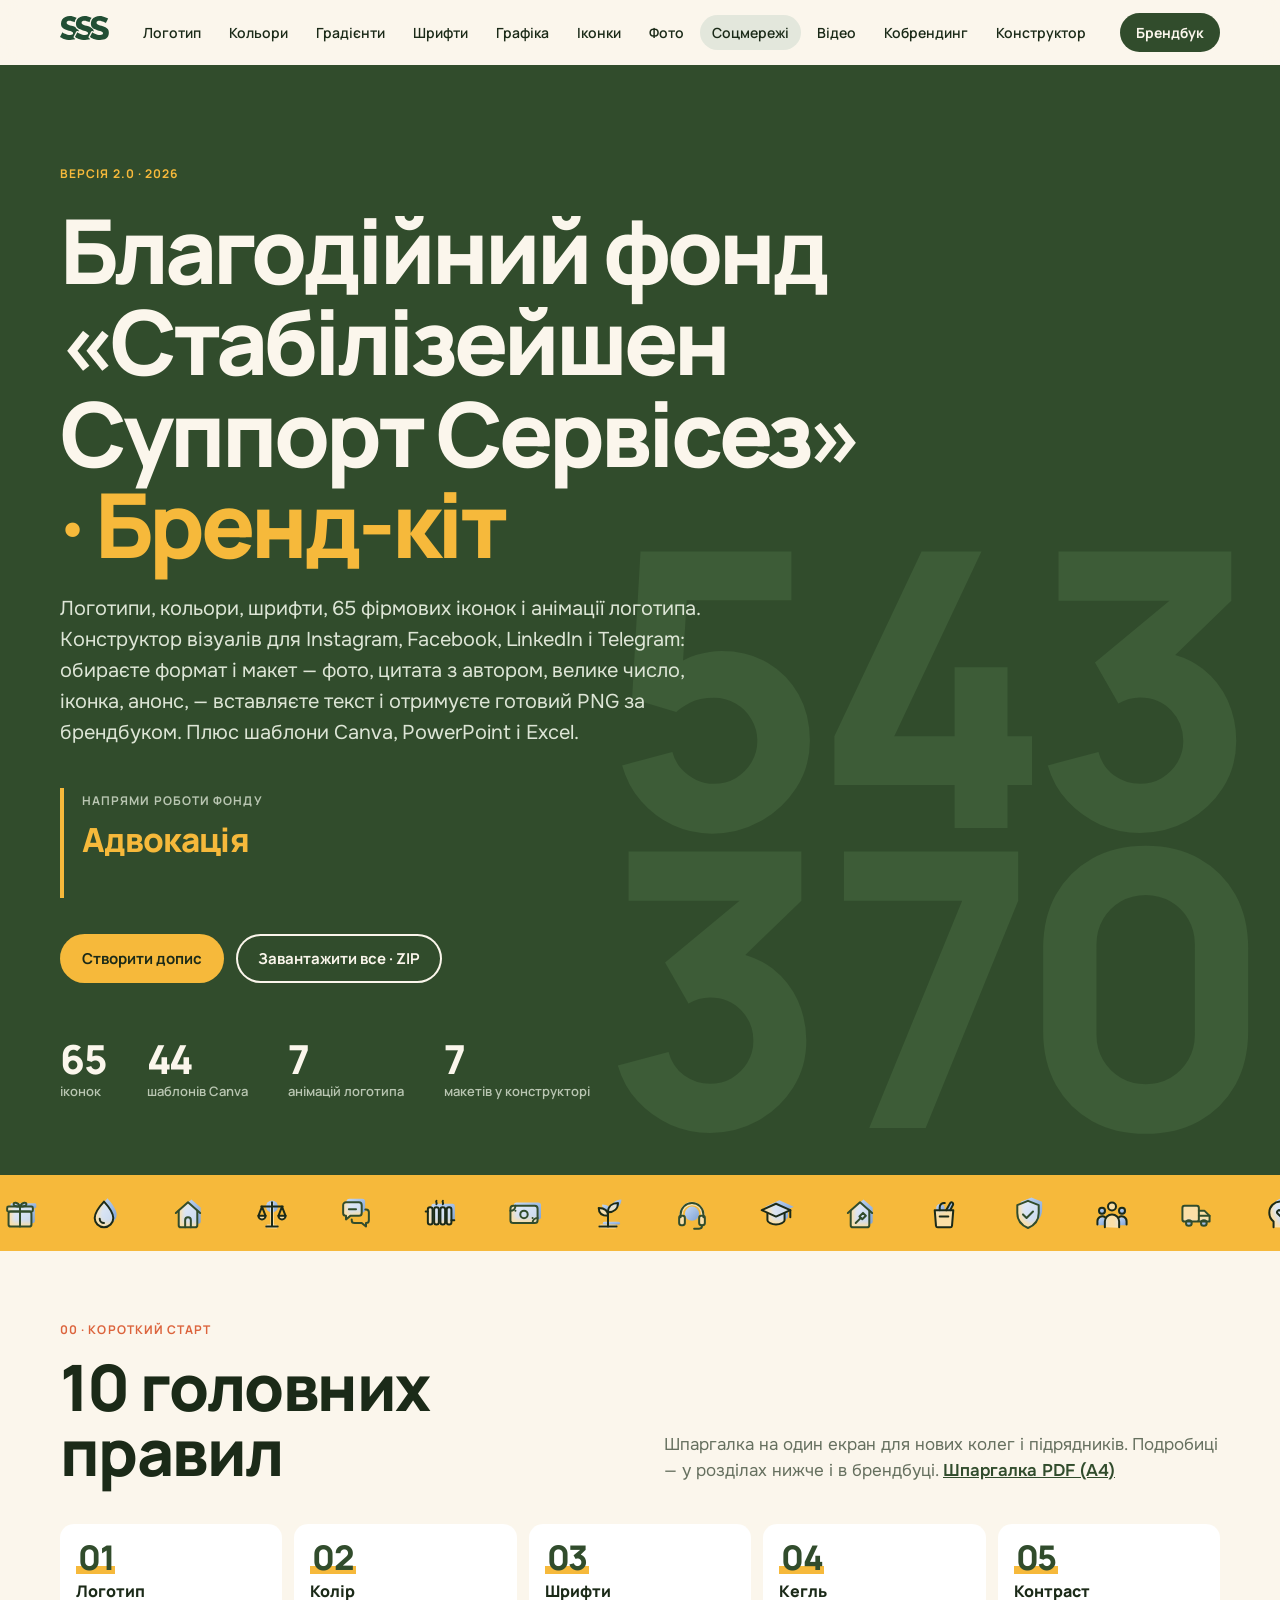
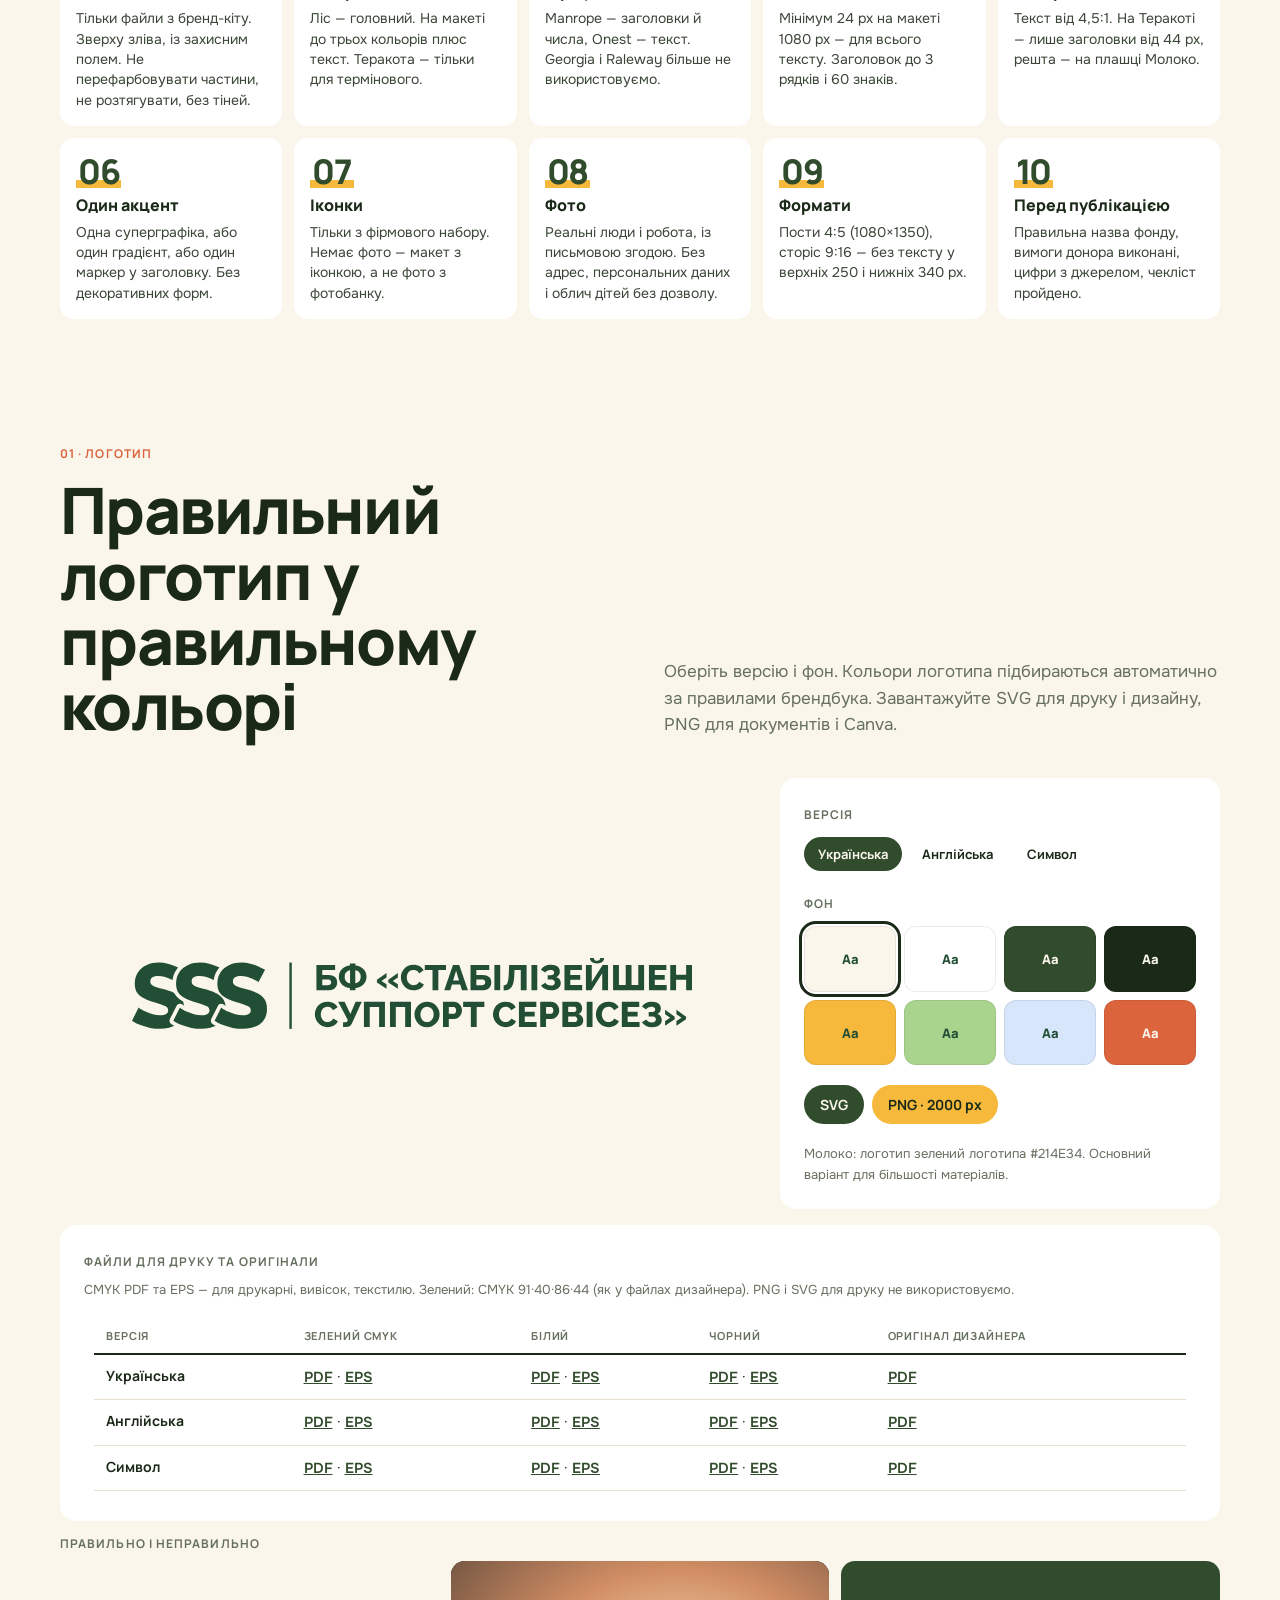
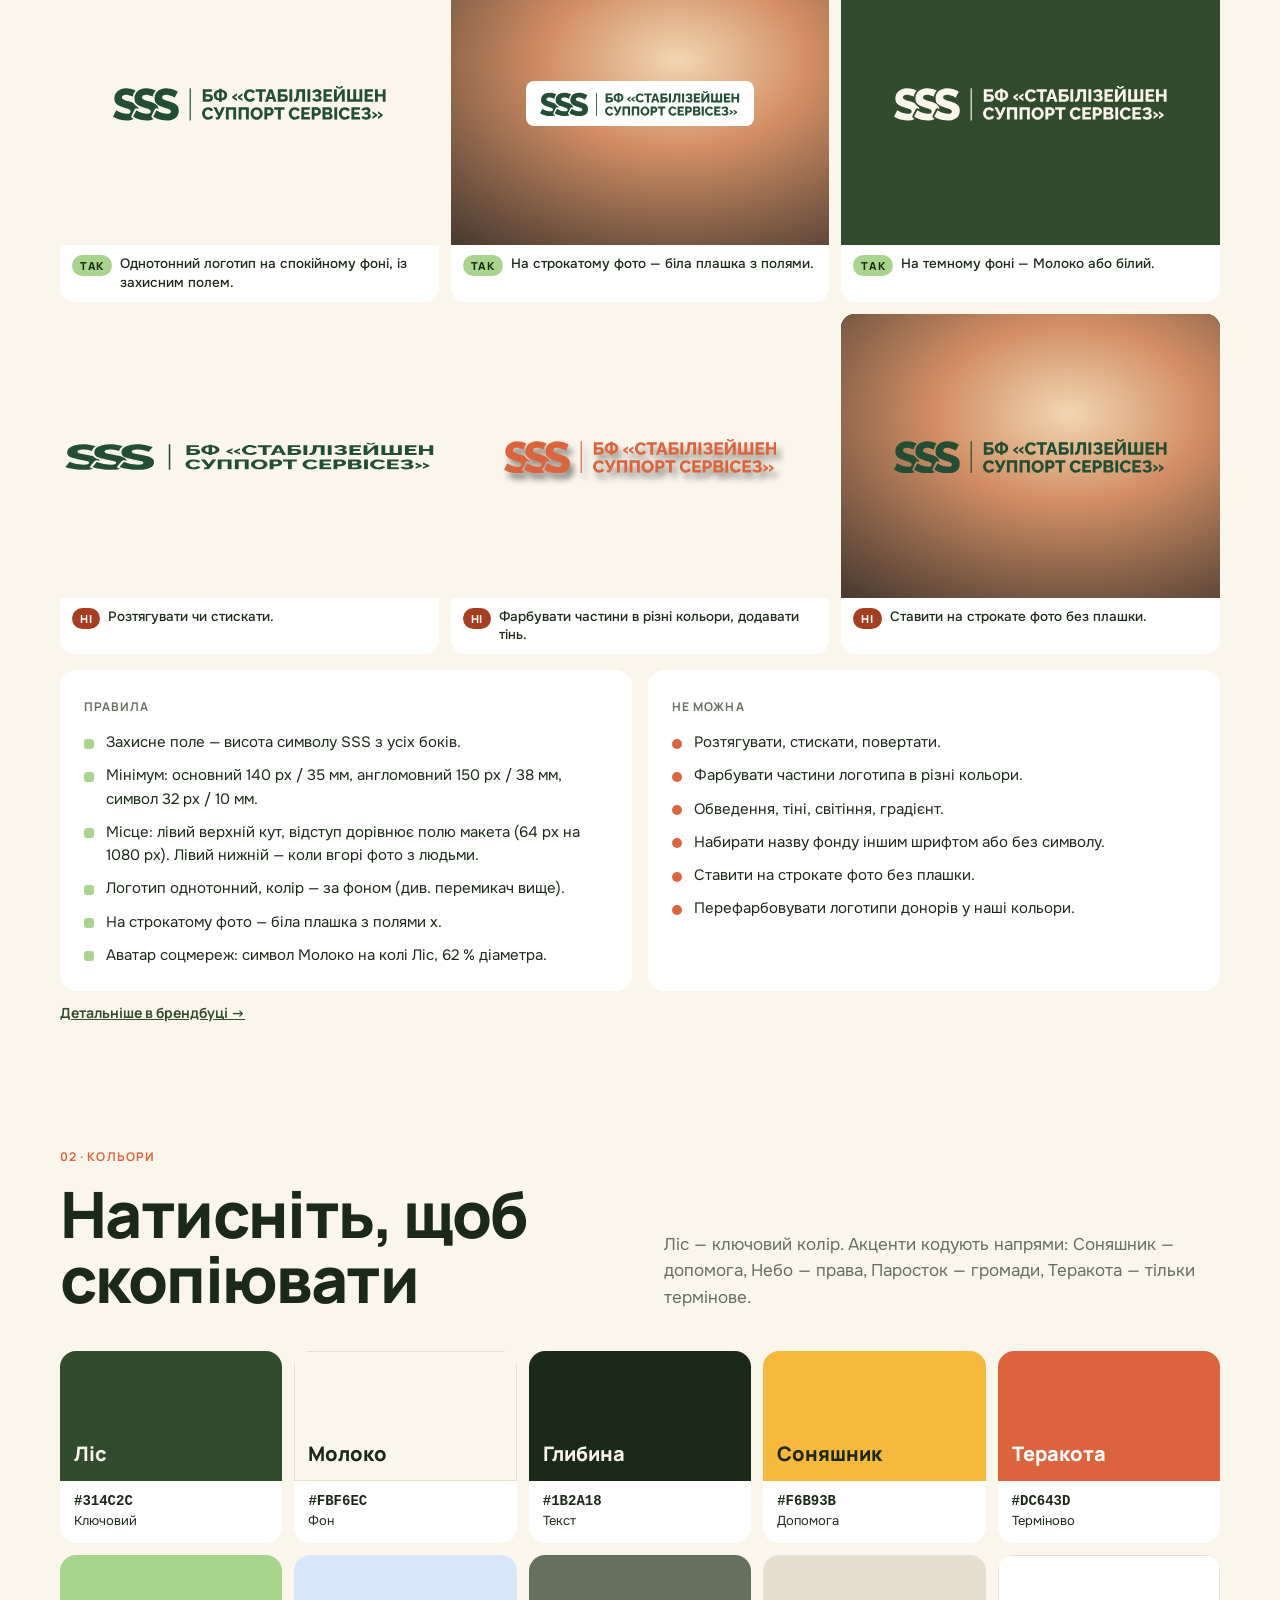
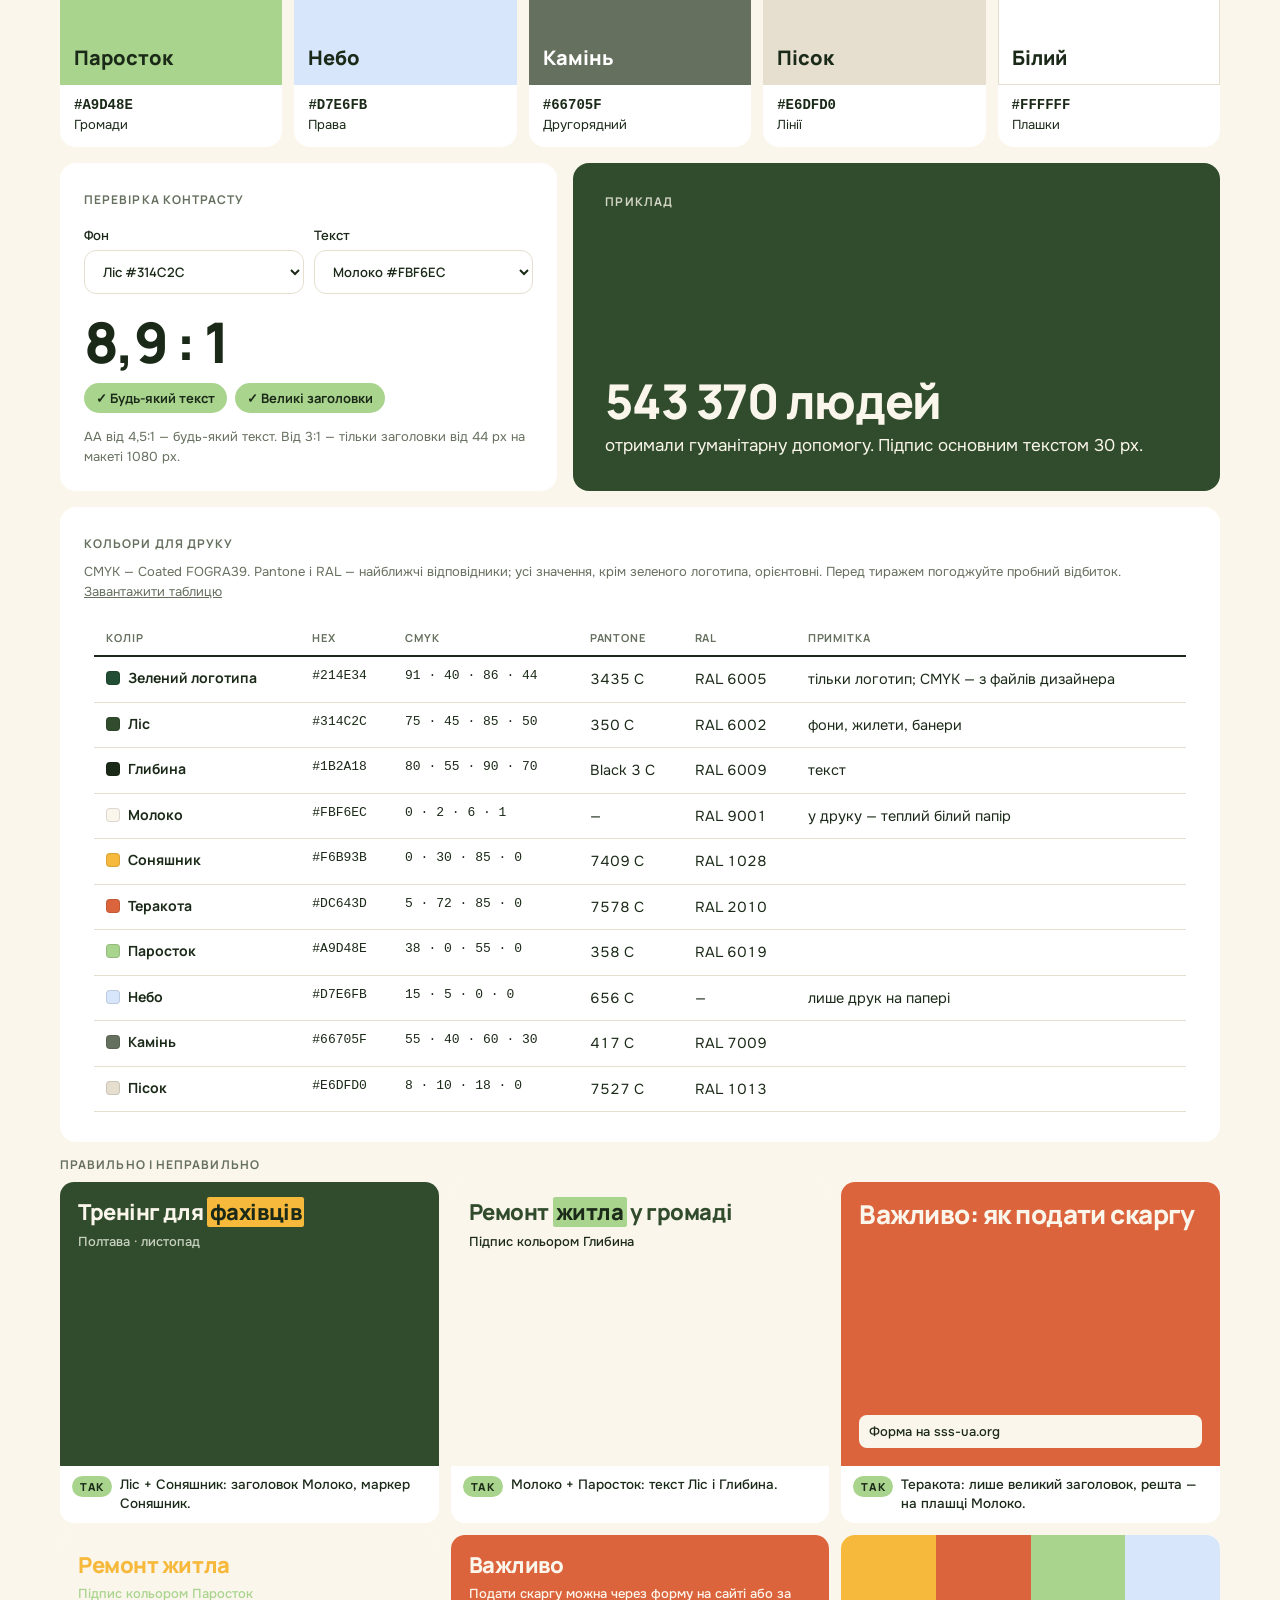
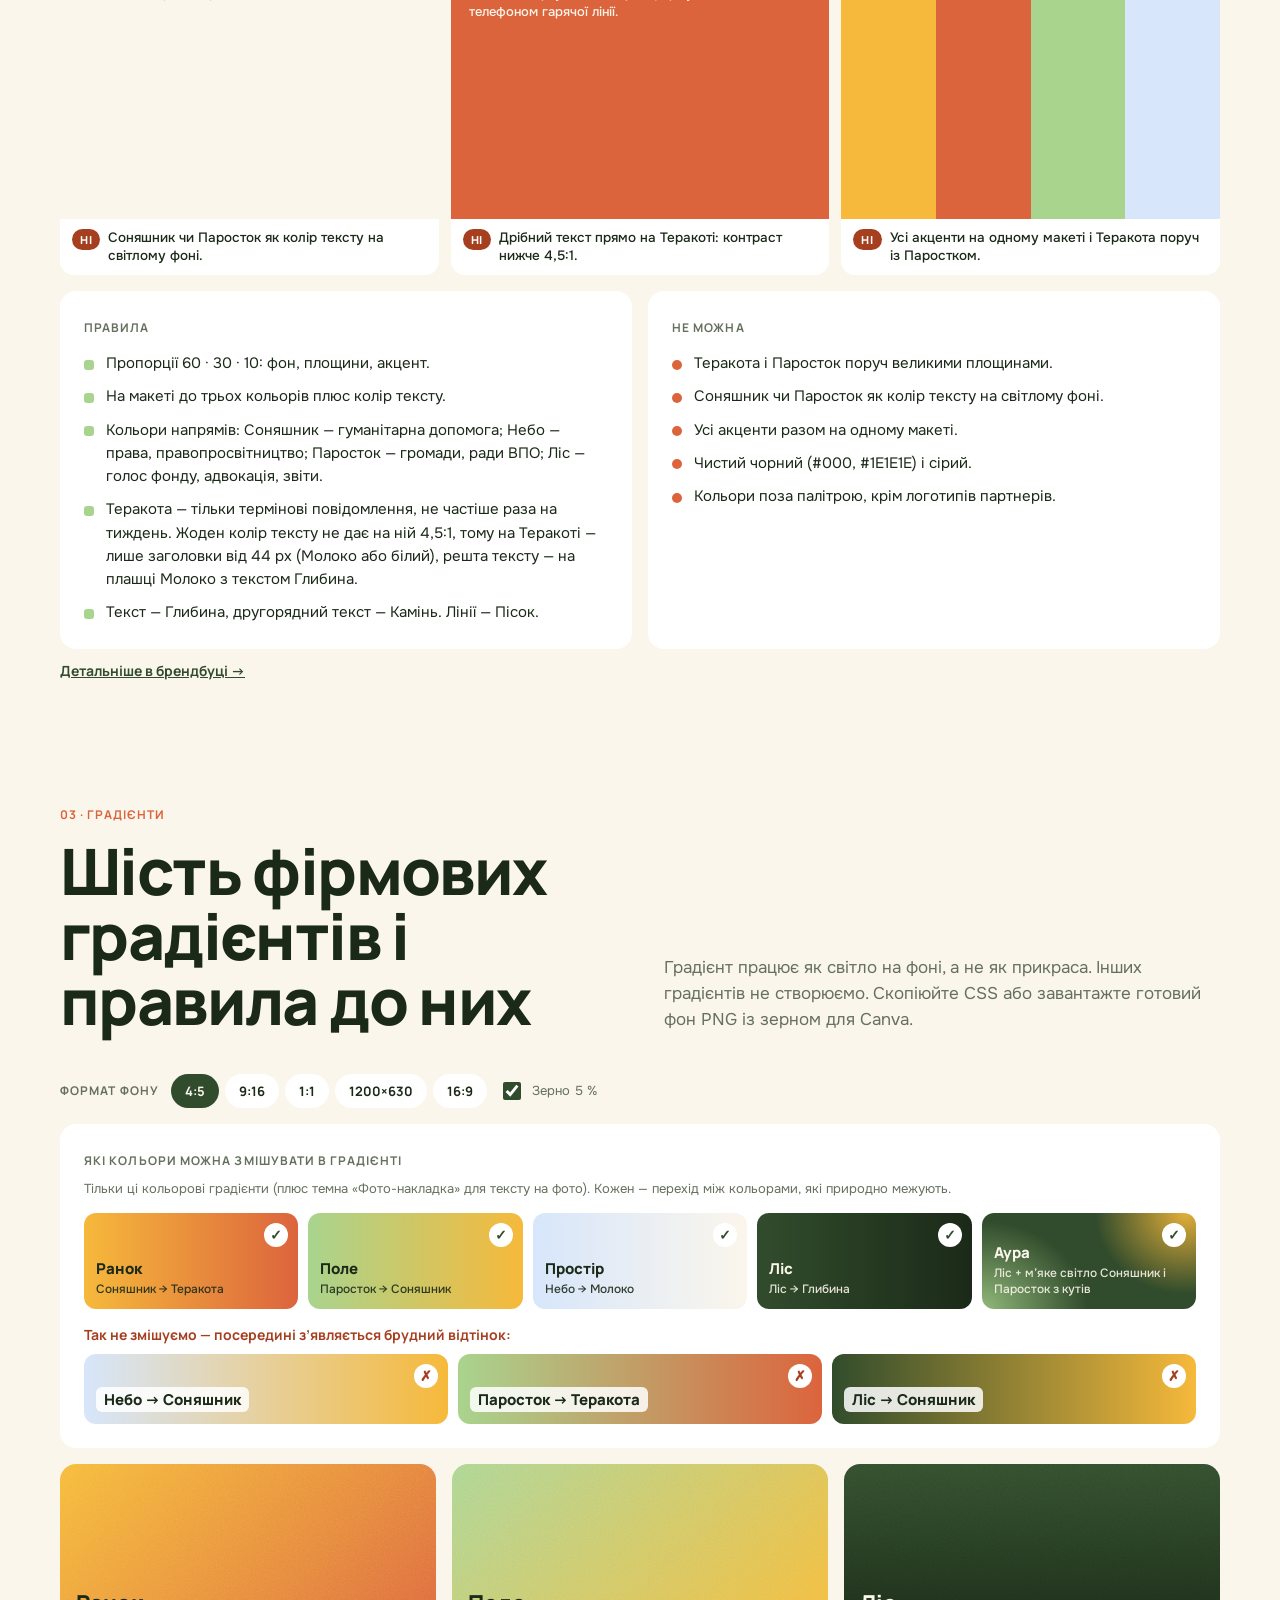
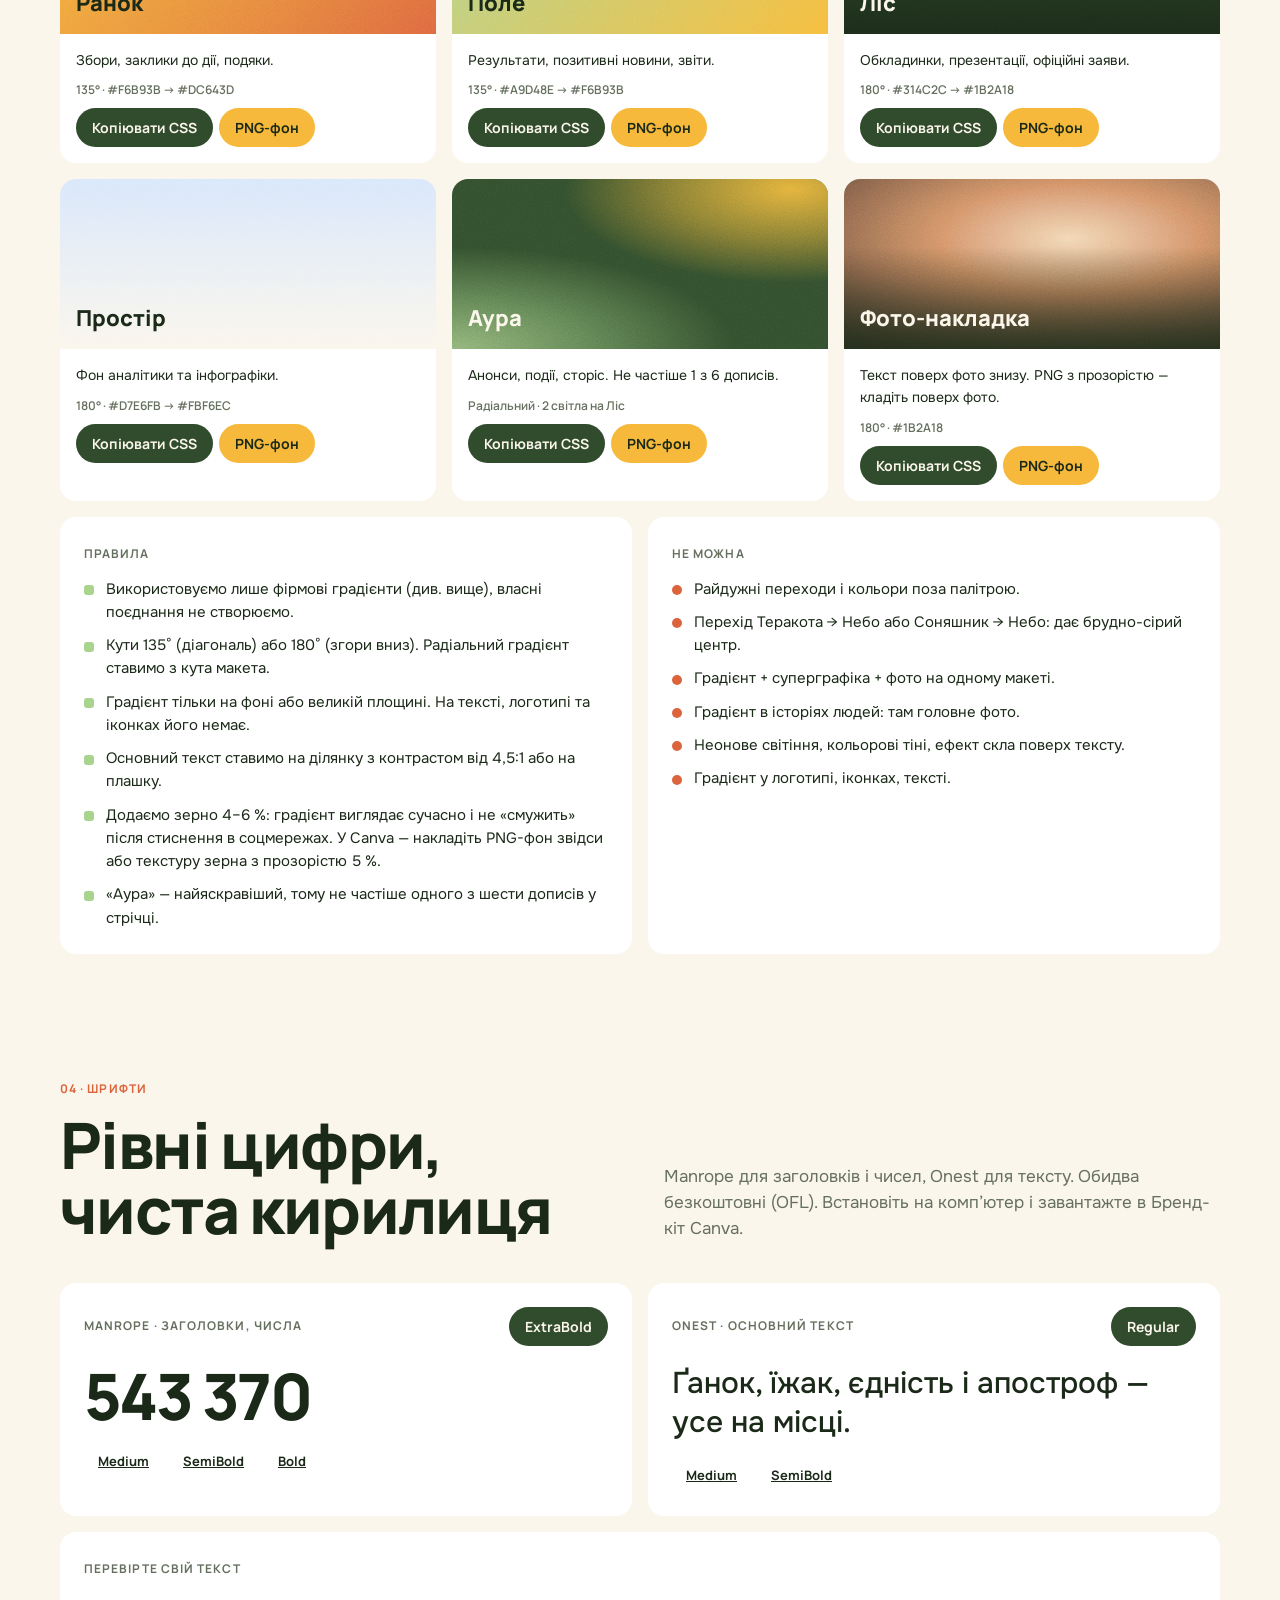
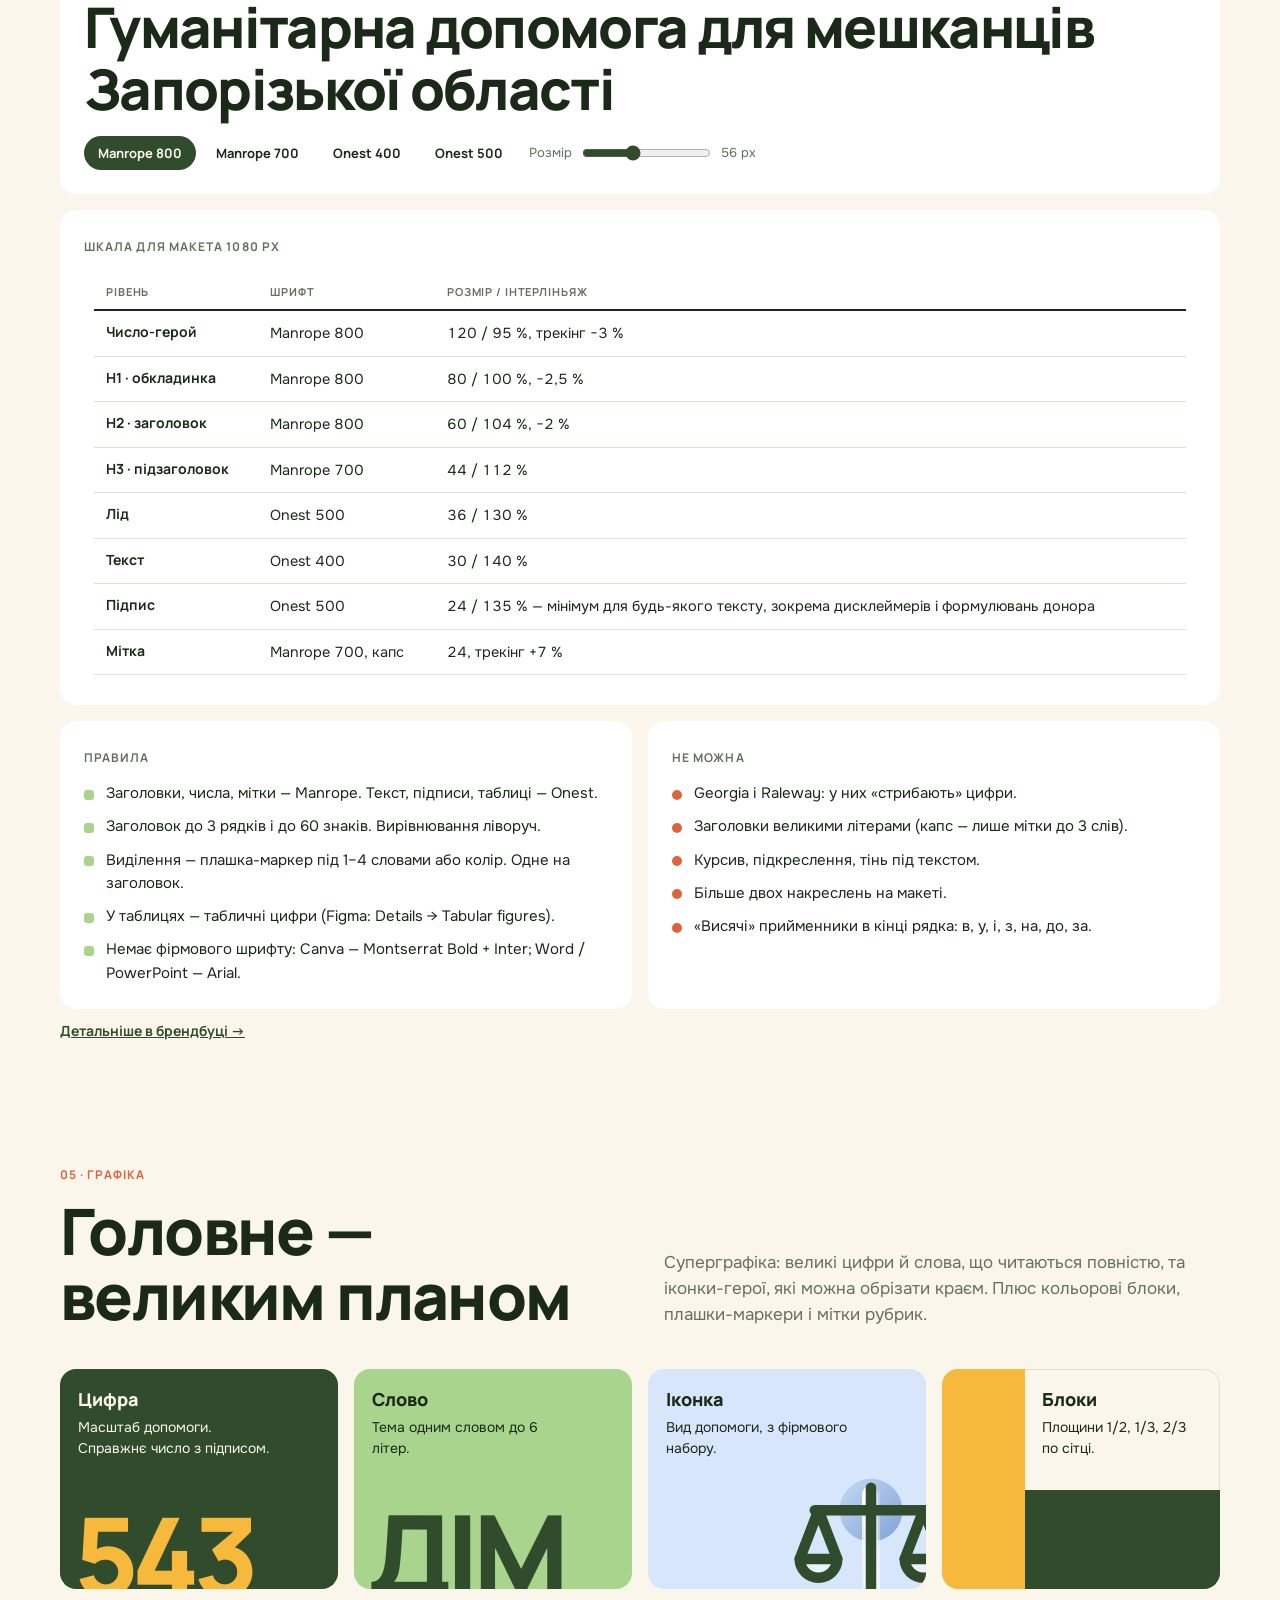
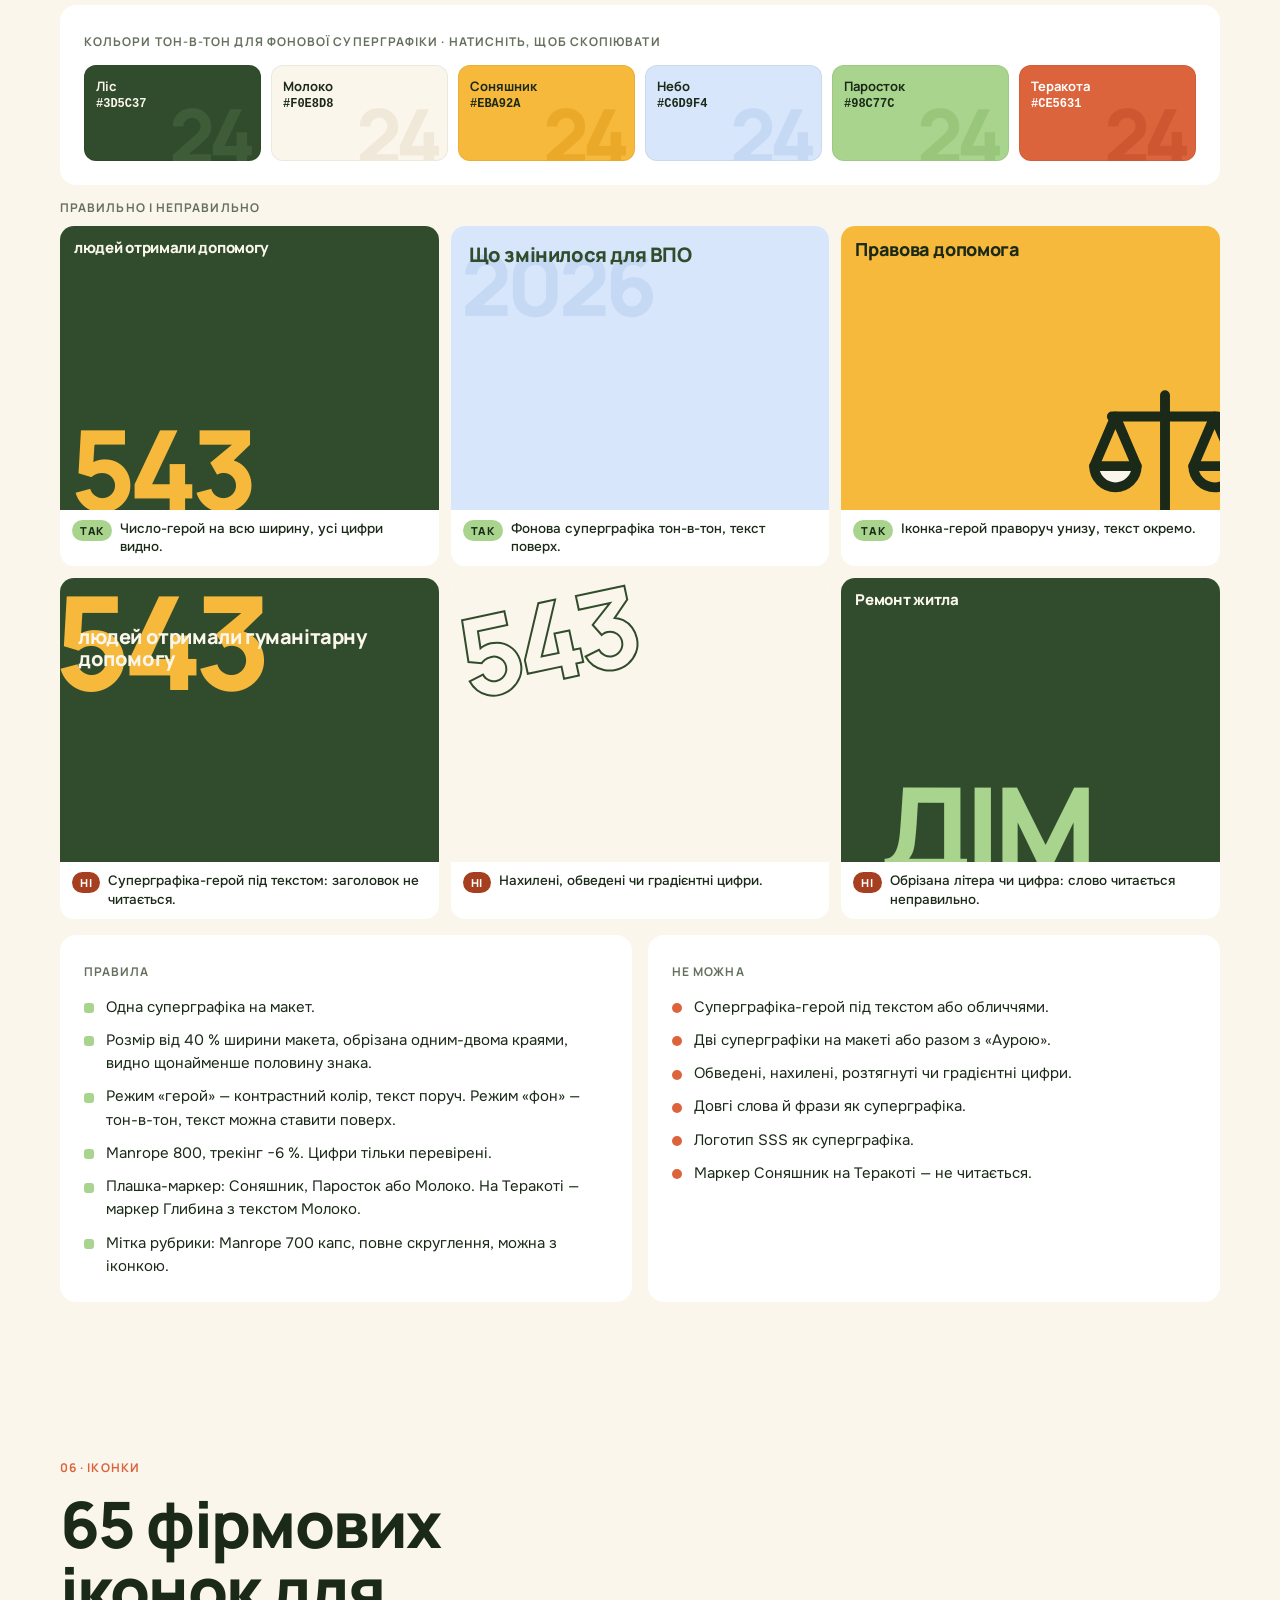
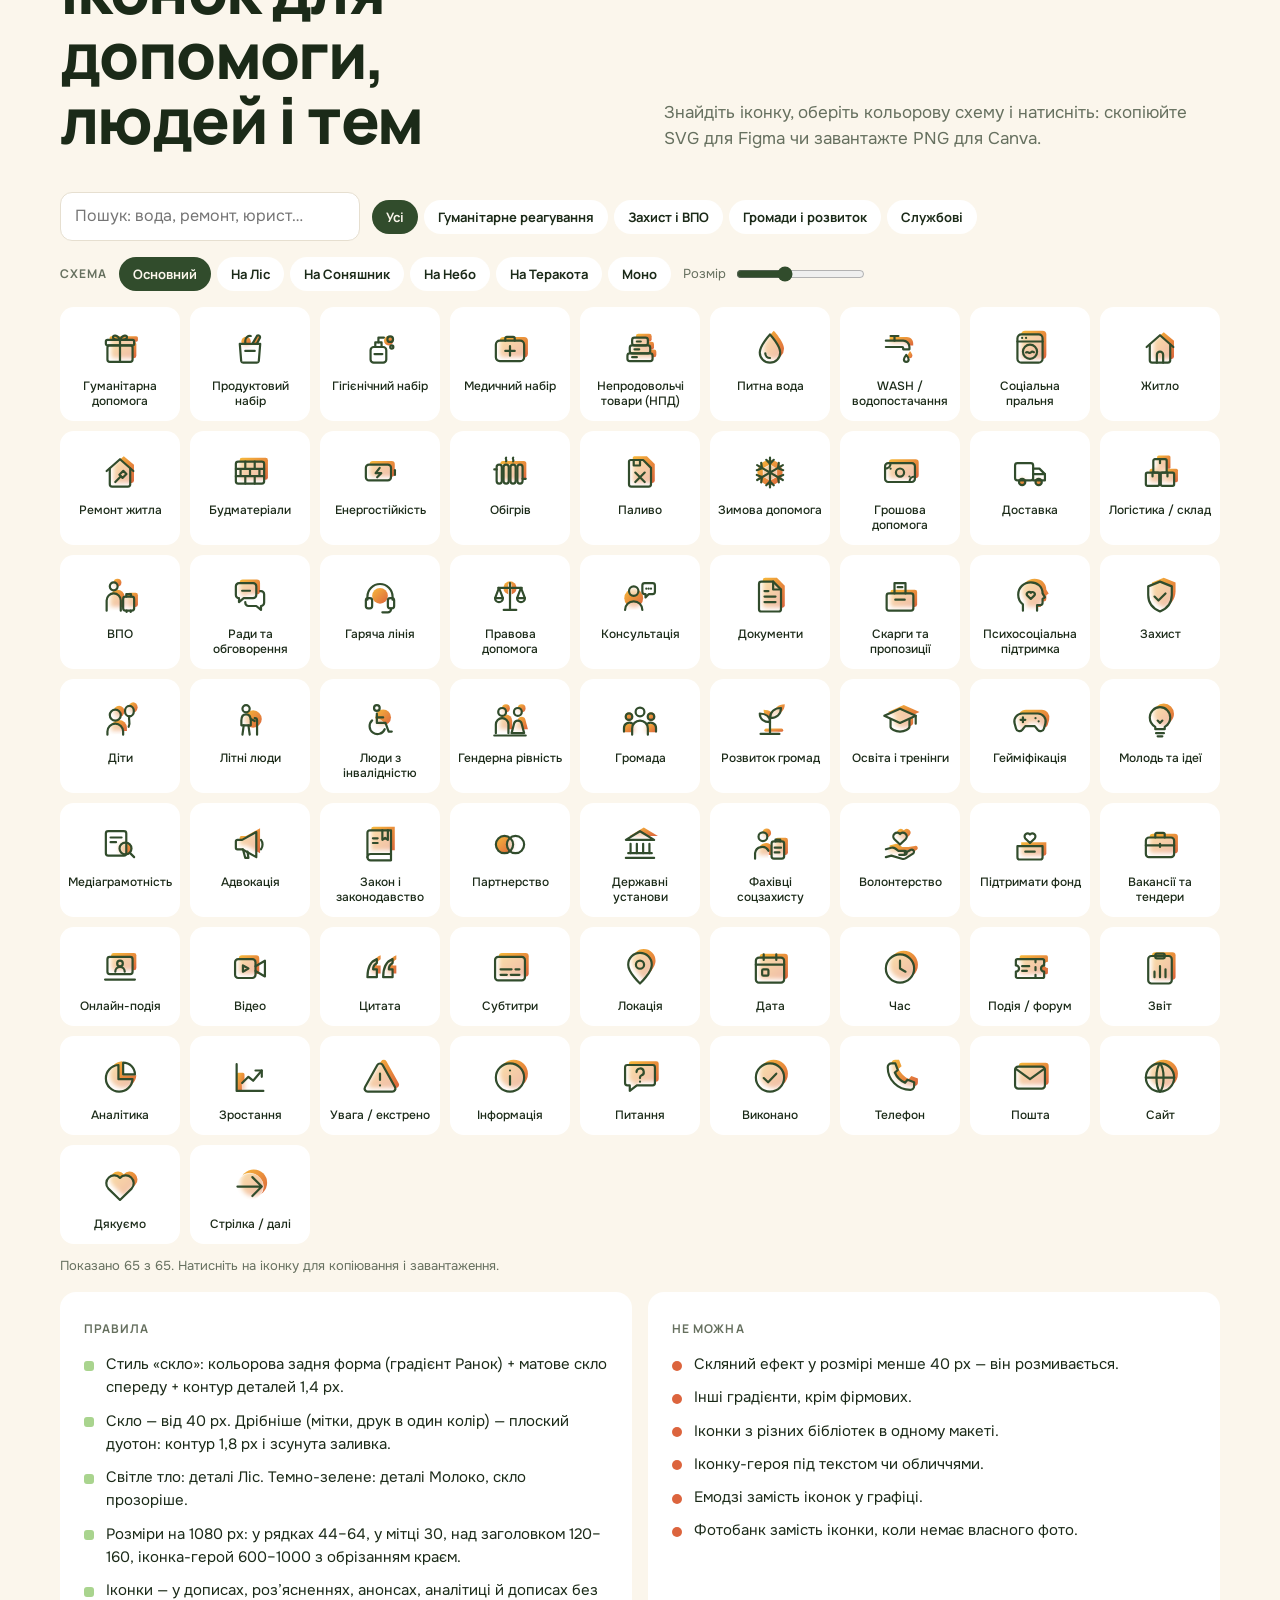
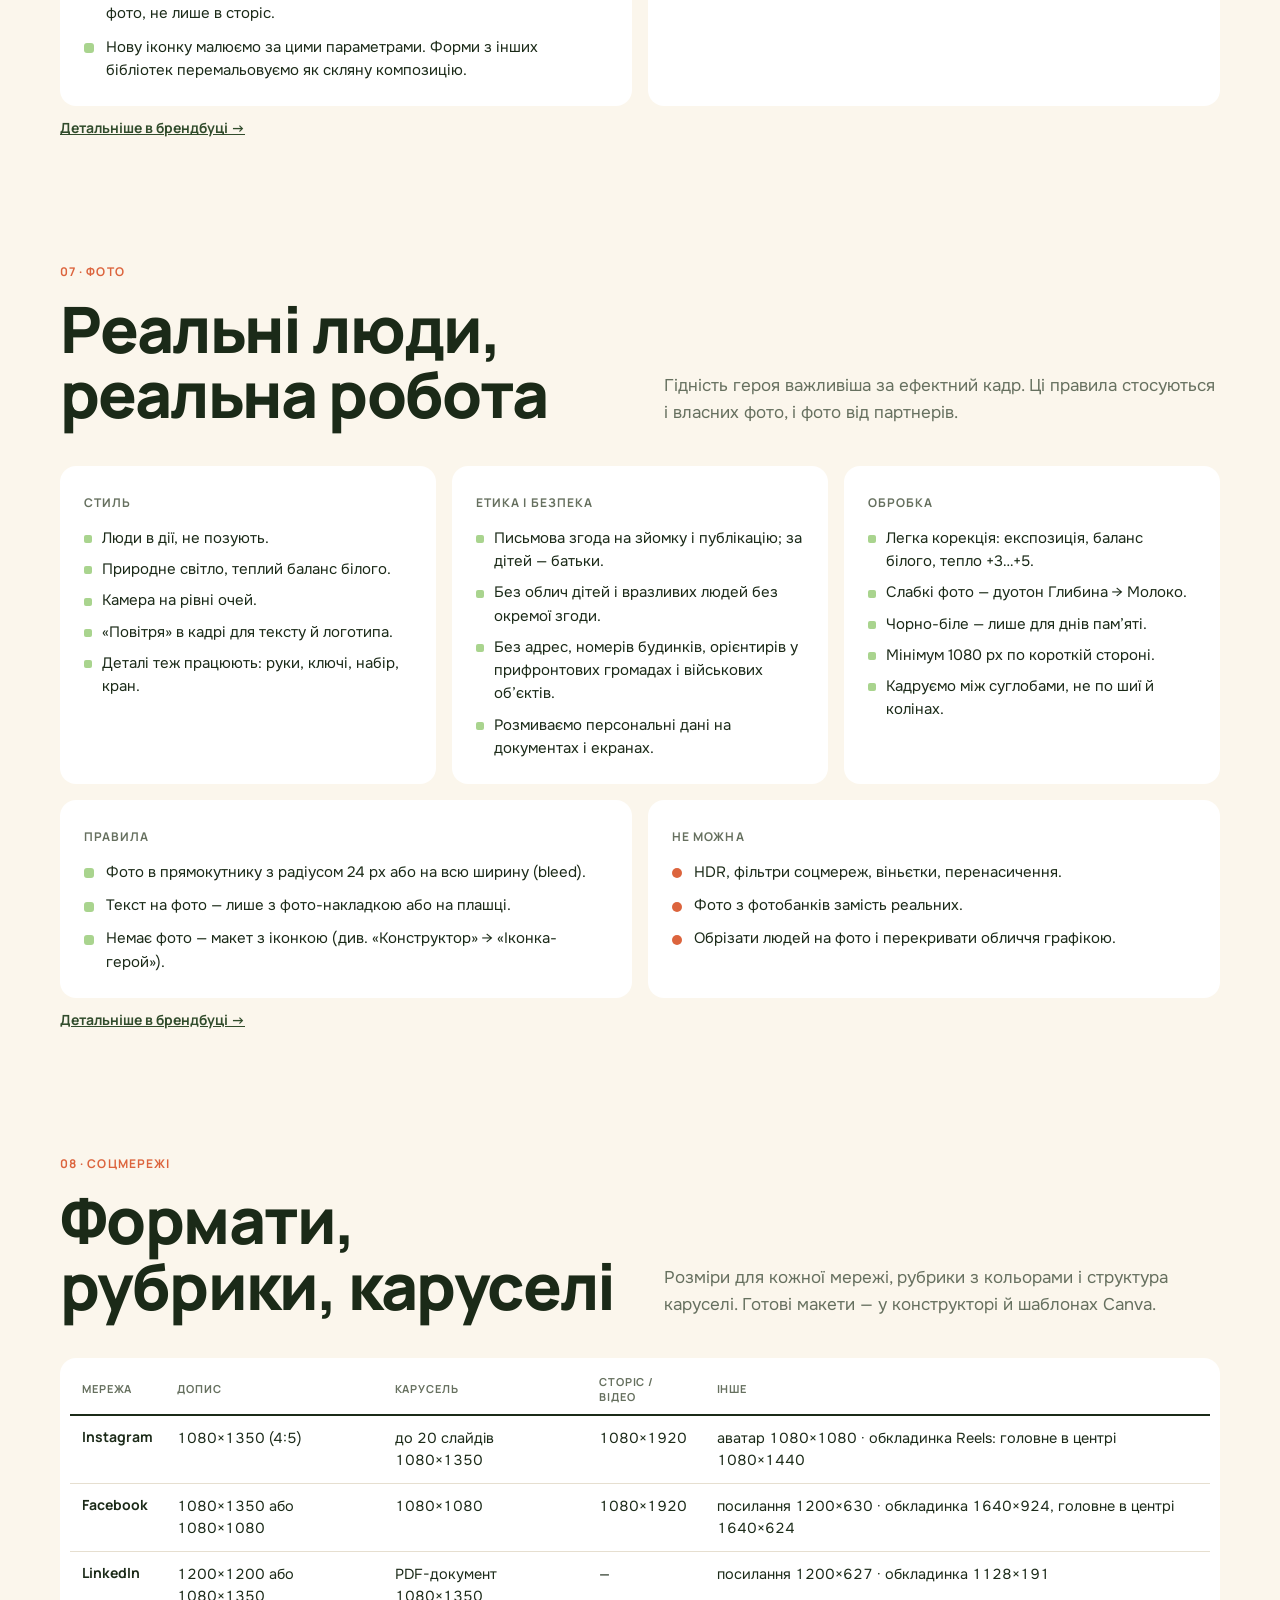
<file: index.html>
<!doctype html>
<!-- build 2.6 -->
<html lang="uk">
<head>
<meta charset="utf-8">
<meta name="viewport" content="width=device-width, initial-scale=1, viewport-fit=cover">
<title>Бренд-кіт SSS</title>
<meta name="description" content="Логотипи, кольори, шрифти, іконки, конструктор дописів і шаблони Canva Благодійного фонду «Стабілізейшен Суппорт Сервісез».">
<link rel="icon" href="logo/svg/sss-symbol-lis.svg">
<style>
@font-face{font-family:Manrope;font-weight:500;src:url(fonts/Manrope/Manrope-Medium.ttf)}
@font-face{font-family:Manrope;font-weight:600;src:url(fonts/Manrope/Manrope-SemiBold.ttf)}
@font-face{font-family:Manrope;font-weight:700;src:url(fonts/Manrope/Manrope-Bold.ttf)}
@font-face{font-family:Manrope;font-weight:800;src:url(fonts/Manrope/Manrope-ExtraBold.ttf)}
@font-face{font-family:Onest;font-weight:400;src:url(fonts/Onest/Onest-Regular.ttf)}
@font-face{font-family:Onest;font-weight:500;src:url(fonts/Onest/Onest-Medium.ttf)}
@font-face{font-family:Onest;font-weight:600;src:url(fonts/Onest/Onest-SemiBold.ttf)}
:root{
  --les:#314C2C;--gly:#1B2A18;--mol:#FBF6EC;--wht:#fff;--son:#F6B93B;--ter:#DC643D;--par:#A9D48E;--neb:#D7E6FB;--kam:#66705F;--pis:#E6DFD0;
  --les-t:#3D5C37;--les1:#E3E7DC;
  --fd:Manrope,Montserrat,Arial,sans-serif;--ft:Onest,Arial,sans-serif;--r:16px;
  --ease:cubic-bezier(.2,.7,.2,1);
}
*{box-sizing:border-box}
[hidden]{display:none!important}
html{scroll-behavior:smooth;scroll-padding-top:72px}
body{margin:0;background:var(--mol);color:var(--gly);font:16px/1.55 var(--ft);-webkit-font-smoothing:antialiased}
h1,h2,h3,h4{font-family:var(--fd);font-weight:800;letter-spacing:-.025em;line-height:1.02;margin:0;text-wrap:balance}
p{margin:0}
button,input,select,textarea{font:inherit;color:inherit}
a{color:inherit}
.wrap{max-width:1200px;margin:0 auto;padding-inline:max(20px,env(safe-area-inset-left,0px))}
.lbl{font:700 12px/1.2 var(--fd);letter-spacing:.09em;text-transform:uppercase;color:var(--kam)}
.btn{display:inline-flex;align-items:center;gap:10px;border:0;border-radius:99px;padding:14px 22px;font:700 15px var(--fd);cursor:pointer;text-decoration:none;transition:transform .2s var(--ease),box-shadow .2s,background .2s}
.btn:hover{transform:translateY(-2px)}
.btn:focus-visible,.chip:focus-visible,.ic:focus-visible{outline:3px solid var(--son);outline-offset:2px}
.btn.p{background:var(--son);color:var(--gly)}
.btn.g{background:var(--les);color:var(--mol)}
.btn.o{background:transparent;color:inherit;box-shadow:inset 0 0 0 2px currentColor}
.btn.s{padding:10px 16px;font-size:14px}
.btn svg{width:18px;height:18px}
.chip{border:0;border-radius:99px;padding:8px 14px;font:700 13px var(--fd);background:var(--wht);cursor:pointer;transition:background .2s,color .2s}
.chip[aria-pressed="true"]{background:var(--les);color:var(--mol)}
.card{background:var(--wht);border-radius:var(--r);padding:24px;min-width:0}
input[type=text],input[type=date],select,textarea{width:100%;background:var(--wht);border:1.5px solid var(--pis);border-radius:12px;padding:11px 14px;outline:none;transition:border .2s}
input:focus,select:focus,textarea:focus{border-color:var(--les)}
textarea{resize:vertical;min-height:70px}
label.f{display:grid;gap:6px;font:600 13px var(--fd)}
/* header */
header.top{position:sticky;top:0;z-index:20;background:rgba(251,246,236,.86);backdrop-filter:blur(12px);-webkit-backdrop-filter:blur(12px);border-bottom:1px solid transparent;transition:border .3s}
header.top.sc{border-color:var(--pis)}
header.top .wrap{display:flex;align-items:center;gap:22px;height:64px}
header.top .logo{height:24px;flex:none;color:#214E34}
nav.mn{display:flex;gap:4px;overflow-x:auto;scrollbar-width:none;flex:1}
nav.mn a{white-space:nowrap;text-decoration:none;font:600 14px var(--fd);padding:8px 12px;border-radius:99px;transition:background .2s}
nav.mn a:hover,nav.mn a.on{background:var(--les1)}
@media(max-width:860px){header.top .btn{display:none}}
/* hero */
.hero{background:var(--les);color:var(--mol);position:relative;overflow:hidden;padding:96px 0 72px}
.hero .sg{position:absolute;right:3%;bottom:4%;font:800 clamp(180px,30vw,460px)/.78 var(--fd);letter-spacing:-.06em;color:var(--les-t);text-align:right;pointer-events:none;font-variant-numeric:tabular-nums}
.hero .dir{margin-top:40px;padding-left:18px;border-left:4px solid var(--son)}
.hero .dir .lbl{color:#B9C6B2}
.hero .word{font:800 clamp(24px,2.6vw,34px)/1.15 var(--fd);letter-spacing:-.02em;color:var(--son);min-height:2.3em;margin-top:8px;max-width:26ch}
.hero .word span{display:block;animation:wordin .7s var(--ease) both}
@keyframes wordin{from{transform:translateY(100%);opacity:0}to{transform:none;opacity:1}}
.hero .in{position:relative;z-index:2;max-width:980px}
.hero h1{font-size:clamp(46px,7vw,96px);letter-spacing:-.045em;margin-top:18px}
.hero h1 em{font-style:normal;color:var(--son)}
.hero p.l{font-size:clamp(17px,1.6vw,20px);color:#DDE5D6;margin-top:24px;max-width:52ch}
.hero .cta{display:flex;gap:12px;flex-wrap:wrap;margin-top:36px}
.hero .stats{display:flex;gap:40px;flex-wrap:wrap;margin-top:56px}
.hero .stats b{display:block;font:800 40px/1 var(--fd);letter-spacing:-.03em;color:var(--mol)}
.hero .stats span{font:600 13px var(--fd);color:#B9C6B2}
.hero .lbl{color:var(--son)}

/* marquee */
.mq{background:var(--son);overflow:hidden;padding:18px 0}
.mq .track{display:flex;gap:44px;width:max-content;animation:mq 50s linear infinite}
.mq svg{width:40px;height:40px;flex:none}
@keyframes mq{to{transform:translateX(-50%)}}
/* sections */
section.s{padding:104px 0 24px}
.sh{display:grid;grid-template-columns:minmax(0,1fr) minmax(0,1fr);gap:16px 48px;align-items:end;margin-bottom:40px}
.sh h2{font-size:clamp(38px,5vw,64px)}
.sh p{color:var(--kam);font-size:17px;max-width:56ch}
.sh .lbl{grid-column:1/-1;color:var(--ter)}
@media(max-width:800px){.sh{grid-template-columns:1fr}}
.rv{transition:opacity .8s var(--ease),transform .8s var(--ease)}
.rv.hid{opacity:0;transform:translateY(28px)}
@media (prefers-reduced-motion:reduce){*{animation:none!important;transition:none!important}html{scroll-behavior:auto}}
/* logo */
.lgw{display:grid;grid-template-columns:minmax(0,1.6fr) minmax(0,1fr);gap:16px}
@media(max-width:860px){.lgw{grid-template-columns:1fr}}
.lgstage{border-radius:var(--r);min-height:340px;display:grid;place-items:center;padding:48px;transition:background .45s var(--ease);position:relative;overflow:hidden}
.lgstage svg{width:min(560px,100%);height:auto;transition:fill .45s var(--ease)}
.lgstage.sym svg{width:min(240px,60%)}
.lgctl{display:grid;gap:20px;align-content:start}
.sw8{display:grid;grid-template-columns:repeat(4,1fr);gap:8px}
.sw8 button{aspect-ratio:1.4;border-radius:12px;border:0;cursor:pointer;position:relative;box-shadow:inset 0 0 0 1px rgba(0,0,0,.08);display:grid;place-items:center;font:800 13px var(--fd);transition:transform .2s}
.sw8 button[aria-pressed="true"]{outline:3px solid var(--gly);outline-offset:2px}
.sw8 button:hover{transform:scale(1.05)}
/* colors */
.pal{display:grid;grid-template-columns:repeat(5,minmax(0,1fr));gap:12px}
@media(max-width:900px){.pal{grid-template-columns:repeat(2,minmax(0,1fr))}}
.cs{border:0;border-radius:var(--r);padding:0;overflow:hidden;background:var(--wht);cursor:pointer;text-align:left;transition:transform .25s var(--ease),box-shadow .25s}
.cs:hover{transform:translateY(-4px);box-shadow:0 18px 30px -20px rgba(27,42,24,.5)}
.cs .c{height:130px;padding:14px;display:flex;align-items:flex-end;font:800 20px var(--fd)}
.cs .d{padding:12px 14px;font-size:13px;display:grid;gap:2px}
.cs .d b{font:700 14px ui-monospace,Menlo,Consolas,monospace}
.cc{display:grid;grid-template-columns:minmax(0,1fr) minmax(0,1.3fr);gap:16px;margin-top:16px}
@media(max-width:860px){.cc{grid-template-columns:1fr}}
.ccprev{border-radius:var(--r);padding:32px;min-height:220px;display:flex;flex-direction:column;justify-content:space-between;transition:background .3s,color .3s}
.ccprev .big{font:800 48px/1 var(--fd);letter-spacing:-.03em}
.ratio{font:800 56px/1 var(--fd);letter-spacing:-.03em}
.vd{display:flex;gap:8px;flex-wrap:wrap;margin-top:12px}
.vd span{padding:6px 12px;border-radius:99px;font:700 13px var(--fd)}
.ok{background:var(--par)}.no{background:#A63F1F;color:#fff}
.gw{display:grid;grid-template-columns:repeat(3,minmax(0,1fr));gap:16px}
@media(max-width:900px){.gw{grid-template-columns:repeat(2,minmax(0,1fr))}}
@media(max-width:560px){.gw{grid-template-columns:1fr}}
.gc{background:var(--wht);border-radius:var(--r);overflow:hidden;display:flex;flex-direction:column;transition:transform .25s var(--ease),box-shadow .25s}
.gc:hover{transform:translateY(-4px);box-shadow:0 18px 30px -20px rgba(27,42,24,.5)}
.gc .sw{height:170px;position:relative;display:flex;align-items:flex-end;padding:16px;font:800 22px var(--fd)}
.gc .sw::after{content:"";position:absolute;inset:0;background-image:var(--grain);mix-blend-mode:overlay;opacity:.45;pointer-events:none}
.gc .bd{padding:16px;display:grid;gap:10px;flex:1;align-content:start}
.gc .bd p{font-size:14px}
.gc .meta{font:600 12px var(--fd);color:var(--kam)}
.gc .acts{display:flex;gap:6px;flex-wrap:wrap;margin-top:auto}
.more{margin-top:12px;font:700 14px var(--fd)}.more a{color:var(--les)}
.tb{width:100%;border-collapse:collapse;font-size:14.5px;font-variant-numeric:tabular-nums}
.tb th{font:700 11px var(--fd);letter-spacing:.08em;text-transform:uppercase;color:var(--kam);text-align:left;padding:10px 12px;border-bottom:2px solid var(--gly)}
.tb td{padding:11px 12px;border-bottom:1px solid var(--pis);vertical-align:top}
.tb td:first-child{font:700 14px var(--fd)}.tb .mono{font:500 13px ui-monospace,Menlo,Consolas,monospace}.tb a{color:var(--les);font-weight:700}
.tw{overflow-x:auto;background:var(--wht);border-radius:var(--r);padding:6px 10px}
.g3{display:grid;grid-template-columns:repeat(3,minmax(0,1fr));gap:16px}
.g4{display:grid;grid-template-columns:repeat(4,minmax(0,1fr));gap:16px}
@media(max-width:900px){.g3,.g4{grid-template-columns:repeat(2,minmax(0,1fr))}}
@media(max-width:560px){.g3,.g4{grid-template-columns:1fr}}
.ul{margin:0;padding:0;list-style:none;display:grid;gap:8px}.ul li{position:relative;padding-left:18px;font-size:15px}.ul li::before{content:"";position:absolute;left:0;top:.55em;width:8px;height:8px;border-radius:2px;background:var(--par)}
.sgc{position:relative;overflow:hidden;border-radius:var(--r);height:220px;padding:18px;display:flex;flex-direction:column;gap:6px}
.sgc b{font:800 18px var(--fd);position:relative;z-index:1}.sgc p{font-size:14px;position:relative;z-index:1;max-width:22ch}
.sgx{position:absolute;font:800 110px/.8 var(--fd);letter-spacing:-.06em;pointer-events:none;white-space:nowrap}
.sgi{position:absolute;right:-50px;bottom:-60px;width:210px;height:210px}.sgi svg{width:100%;height:100%}
.tones{display:grid;grid-template-columns:repeat(6,minmax(0,1fr));gap:10px}
@media(max-width:900px){.tones{grid-template-columns:repeat(3,minmax(0,1fr))}}
.tone{position:relative;overflow:hidden;border:0;border-radius:12px;height:96px;padding:12px;text-align:left;cursor:pointer;display:flex;flex-direction:column;gap:2px;font:700 13px var(--fd);box-shadow:inset 0 0 0 1px rgba(0,0,0,.06)}
.tone .sgx{font-size:76px;right:10px;bottom:-4px}.tone b,.tone span:not(.sgx){position:relative}
.tone span:not(.sgx){font:600 12px ui-monospace,Menlo,Consolas,monospace}
.steps b{display:block;font:800 16px var(--fd);margin-bottom:4px}
.rl{display:grid;grid-template-columns:repeat(2,minmax(0,1fr));gap:16px;margin-top:16px}
@media(max-width:860px){.rl{grid-template-columns:1fr}}
.rl ul{margin:0;padding:0;list-style:none;display:grid;gap:10px}
.rl li{position:relative;padding-left:22px;font-size:15px}
.rl li::before{content:"";position:absolute;left:0;top:.5em;width:10px;height:10px;border-radius:3px;background:var(--par)}
.rl .nope li::before{background:var(--ter);border-radius:50%}
:root{--grain:url("data:image/svg+xml,%3Csvg xmlns='http://www.w3.org/2000/svg' width='160' height='160'%3E%3Cfilter id='n'%3E%3CfeTurbulence type='fractalNoise' baseFrequency='.9' numOctaves='2' stitchTiles='stitch'/%3E%3CfeColorMatrix values='0 0 0 0 .5 0 0 0 0 .5 0 0 0 0 .5 0 0 0 .9 0'/%3E%3C/filter%3E%3Crect width='160' height='160' filter='url(%23n)'/%3E%3C/svg%3E")}
/* fonts */
.fw{display:grid;grid-template-columns:repeat(2,minmax(0,1fr));gap:16px}
@media(max-width:860px){.fw{grid-template-columns:1fr}}
.tester{font-size:56px;line-height:1.1;outline:none;min-height:1.2em;overflow-wrap:anywhere;margin-top:16px}
.tctl{display:flex;gap:12px;flex-wrap:wrap;align-items:center;margin-top:16px}
.tctl input[type=range]{accent-color:var(--les)}
/* icons */
.ibar{display:flex;gap:12px;flex-wrap:wrap;align-items:center;margin-bottom:16px}
.ibar input[type=text]{max-width:300px}
.igrid{display:grid;grid-template-columns:repeat(auto-fill,minmax(112px,1fr));gap:10px}
.ic{border:0;border-radius:14px;padding:18px 8px 12px;display:flex;flex-direction:column;align-items:center;gap:10px;cursor:pointer;font:500 12px/1.25 var(--ft);text-align:center;transition:transform .2s var(--ease),box-shadow .2s,background .3s;animation:pop .45s var(--ease) both}
.ic:hover{transform:translateY(-3px);box-shadow:0 12px 24px -16px rgba(27,42,24,.55)}
.ic svg{width:var(--isz,44px);height:var(--isz,44px);transition:transform .3s var(--ease)}
.ic:hover svg{transform:scale(1.12) rotate(-4deg)}
@keyframes pop{from{opacity:0;transform:scale(.9)}}
.drawer{position:fixed;right:max(16px,env(safe-area-inset-right,0px));bottom:calc(16px + env(safe-area-inset-bottom,0px));width:min(360px,calc(100vw - 32px));background:var(--wht);border-radius:20px;box-shadow:0 30px 60px -20px rgba(27,42,24,.5);padding:20px;z-index:30;transform:translateY(120%);transition:transform .45s var(--ease)}
.drawer{visibility:hidden}.drawer.op{transform:none;visibility:visible}
.drawer .pv{border-radius:14px;height:180px;display:grid;place-items:center}
.drawer .pv svg{width:120px;height:120px}
.drawer .x{position:absolute;right:12px;top:12px;border:0;background:var(--les1);width:34px;height:34px;border-radius:50%;cursor:pointer;font:700 18px var(--fd)}
.drawer .acts{display:grid;grid-template-columns:1fr 1fr;gap:8px;margin-top:14px}
.drawer .acts .btn{justify-content:center}
/* builder */
.bw{display:grid;grid-template-columns:minmax(0,420px) minmax(0,1fr);gap:24px;align-items:start}
@media(max-width:960px){.bw{grid-template-columns:minmax(0,1fr)}}
.bctl{display:grid;gap:16px;grid-template-columns:minmax(0,1fr)}
.bctl .row{display:flex;gap:6px;flex-wrap:wrap}
.thm{display:flex;gap:8px;flex-wrap:wrap}
.thm button{width:42px;height:42px;border-radius:50%;border:0;cursor:pointer;box-shadow:inset 0 0 0 1px rgba(0,0,0,.1);transition:transform .2s}
.thm button[aria-pressed="true"]{outline:3px solid var(--gly);outline-offset:3px}
.bprev{position:sticky;top:84px;background:#ECE5D6;border-radius:20px;padding:24px;display:grid;place-items:center;min-height:420px}
.bprev canvas{max-width:100%;max-height:72vh;height:auto;border-radius:6px;box-shadow:0 24px 50px -24px rgba(27,42,24,.6);transition:opacity .2s}
.bprev .meta{margin-top:14px;display:flex;gap:10px;flex-wrap:wrap;justify-content:center;align-items:center}
.file{display:flex;gap:10px;align-items:center;flex-wrap:wrap}
.file input[type=file]{position:absolute;width:1px;height:1px;opacity:0;pointer-events:none}
.up{display:inline-flex;align-items:center;gap:8px;border:1.5px solid var(--les);color:var(--les);background:var(--wht);border-radius:99px;padding:9px 16px;font:700 14px var(--fd);cursor:pointer;transition:background .2s,color .2s}
.up:hover{background:var(--les);color:var(--mol)}
.file input:focus-visible+.up{outline:3px solid var(--son);outline-offset:2px}
.fn{font:500 13px var(--ft);color:var(--kam);overflow-wrap:anywhere}
div.f{grid-template-columns:minmax(0,1fr)}
.gchip{display:inline-flex;align-items:center;gap:8px}.gchip i{width:18px;height:18px;border-radius:50%;background:var(--g);box-shadow:inset 0 0 0 1px rgba(0,0,0,.1)}
.lglist{display:grid;gap:6px;grid-template-columns:minmax(0,1fr)}
.lgi{display:flex;align-items:center;gap:10px;background:var(--mol);border:1.5px solid var(--pis);border-radius:12px;padding:6px 8px;animation:pop .3s var(--ease) both}
.lgi .th{width:64px;height:34px;flex:none;display:grid;place-items:center;background:var(--wht);border-radius:6px;overflow:hidden}
.lgi .th img,.lgi .th svg{max-width:58px;max-height:28px;width:auto;height:auto}
.lgi .nm{flex:1;min-width:0;font:600 13px var(--ft);overflow:hidden;text-overflow:ellipsis;white-space:nowrap}
.lgi .nr{font:800 12px var(--fd);color:var(--kam);width:16px;text-align:center}
.lgi button{border:0;background:var(--wht);width:32px;height:32px;border-radius:8px;cursor:pointer;font:700 15px var(--fd);color:var(--les);flex:none}
.lgi button:hover:not(:disabled){background:var(--par)}
.lgi button:disabled{opacity:.3;cursor:default}
.lgi button.del{color:var(--ter)}
.rm{border:0;background:none;color:var(--ter);font:700 13px var(--fd);cursor:pointer;padding:4px}
.file input{font-size:13px;max-width:100%}
.hint{font-size:13px;color:var(--kam)}
.two{display:grid;grid-template-columns:repeat(2,minmax(0,1fr));gap:10px}
.two input,.two select,.bctl input,.bctl textarea,.bctl select{min-width:0}
/* templates */
.tgrid{display:grid;grid-template-columns:repeat(auto-fill,minmax(210px,1fr));gap:18px;align-items:start}
.tp{background:var(--wht);border-radius:var(--r);padding:12px;display:grid;gap:10px;transition:transform .25s var(--ease),box-shadow .25s}
.tp:hover{transform:translateY(-4px);box-shadow:0 18px 30px -20px rgba(27,42,24,.5)}
.tp img{width:100%;height:auto;border-radius:8px;display:block;background:var(--pis)}
.tp b{font:700 14px var(--fd)}
.tp .row{display:flex;gap:6px;flex-wrap:wrap}.tp .btn{white-space:nowrap}
.steps{display:grid;grid-template-columns:repeat(4,minmax(0,1fr));gap:12px;margin-bottom:28px;counter-reset:st}
@media(max-width:860px){.steps{grid-template-columns:repeat(2,minmax(0,1fr))}}
.steps div{background:var(--les);color:var(--mol);border-radius:var(--r);padding:20px;font-size:14px;counter-increment:st}
.steps div::before{content:counter(st);display:block;font:800 44px/1 var(--fd);color:var(--son);margin-bottom:10px}
/* name */
.nm{display:grid;grid-template-columns:minmax(0,1fr) minmax(0,1.4fr);gap:16px}
@media(max-width:860px){.nm{grid-template-columns:1fr}}
.nmout{display:grid;gap:10px}
.nmo{background:var(--wht);border-radius:14px;padding:16px 18px;display:flex;gap:14px;justify-content:space-between;align-items:center;animation:pop .35s var(--ease) both}
.nmo p{font:600 16px/1.4 var(--ft)}
.nmo small{display:block;color:var(--kam);font-size:12.5px;margin-top:4px;font-weight:400}
.cp{flex:none;border:0;background:var(--les1);border-radius:10px;padding:8px 12px;font:700 13px var(--fd);cursor:pointer}
.cp:hover{background:var(--par)}
/* prep */
.pw{display:grid;grid-template-columns:repeat(2,minmax(0,1fr));gap:16px}
@media(max-width:860px){.pw{grid-template-columns:1fr}}
.fname{font:600 15px ui-monospace,Menlo,Consolas,monospace;background:var(--gly);color:var(--son);padding:14px 16px;border-radius:12px;overflow-wrap:anywhere;margin-top:12px}
.prog{height:10px;background:var(--les1);border-radius:99px;overflow:hidden;margin:10px 0 14px}
.prog i{display:block;height:100%;background:var(--les);width:0;transition:width .4s var(--ease)}
.ck{display:flex;gap:10px;align-items:flex-start;padding:8px 0;border-bottom:1px solid var(--pis);cursor:pointer;font-size:15px}
.ck input{width:18px;height:18px;margin-top:3px;accent-color:var(--les)}
footer{margin-top:104px;background:var(--gly);color:#C9D2C2;padding:56px 0 calc(56px + env(safe-area-inset-bottom,0px))}
footer .wrap{display:flex;justify-content:space-between;gap:24px;flex-wrap:wrap;align-items:flex-end}
footer svg{height:32px;color:var(--mol)}
footer a{color:var(--mol)}
.toast{position:fixed;left:50%;bottom:calc(24px + env(safe-area-inset-bottom,0px));transform:translate(-50%,20px);background:var(--gly);color:var(--mol);padding:12px 18px;border-radius:99px;font:600 14px var(--fd);opacity:0;transition:.3s var(--ease);pointer-events:none;z-index:40}
.toast.on{opacity:1;transform:translate(-50%,0)}
.qs{display:grid;grid-template-columns:repeat(5,minmax(0,1fr));gap:12px}
@media(max-width:1100px){.qs{grid-template-columns:repeat(3,minmax(0,1fr))}}
@media(max-width:700px){.qs{grid-template-columns:repeat(2,minmax(0,1fr))}}
@media(max-width:420px){.qs{grid-template-columns:1fr}}
.qi{background:#fff;border-radius:14px;padding:16px;display:flex;flex-direction:column;gap:6px}
.qi .qn{font:800 34px/1 Manrope,Arial,sans-serif;letter-spacing:-.04em;color:#314C2C;box-shadow:inset 0 -8px 0 #F6B93B;width:max-content;padding:0 2px}
.qi b{font:800 16px Manrope,Arial,sans-serif;color:#1B2A18}
.qi p{font:400 14px/1.45 Onest,Arial,sans-serif;color:#3A4637;margin:0}
.vd2{display:grid;grid-template-columns:repeat(3,minmax(0,1fr));gap:12px}
@media(max-width:800px){.vd2{grid-template-columns:repeat(2,minmax(0,1fr))}}
.vt{background:#fff;border-radius:14px;overflow:hidden;display:flex;flex-direction:column}
.vt .vs{position:relative;aspect-ratio:4/3;overflow:hidden;display:flex;align-items:center;justify-content:center}
.vt .vc{padding:10px 12px;font:500 13.5px/1.35 Onest,Arial,sans-serif;color:#1B2A18;display:flex;gap:8px;align-items:flex-start}
.vt .bdg{flex:none;font:800 11px Manrope,Arial,sans-serif;letter-spacing:.06em;text-transform:uppercase;padding:3px 8px;border-radius:99px}
.vt .y{background:#A9D48E;color:#1B2A18}.vt .n{background:#A63F1F;color:#fff}
.vt .sgv{position:absolute;font:800 120px/.8 Manrope,Arial,sans-serif;letter-spacing:-.06em;white-space:nowrap}
.ser{display:grid;grid-template-columns:repeat(6,minmax(0,1fr));gap:8px}
@media(max-width:900px){.ser{grid-template-columns:repeat(3,minmax(0,1fr))}}
.ser button{border:0;border-radius:14px;padding:14px;min-height:150px;text-align:left;display:flex;flex-direction:column;justify-content:flex-end;gap:2px;font:600 13px var(--ft);color:var(--gly);cursor:pointer;transition:transform .2s var(--ease)}
.ser button:hover{transform:translateY(-3px)}.ser button:focus-visible{outline:3px solid var(--gly);outline-offset:2px}
.ser i{font:800 28px/1 var(--fd);font-style:normal;margin-bottom:auto}
.ser b{font:800 16px var(--fd)}.ser span{font-size:12px;opacity:.85;margin-top:4px}
.ser button[data-hex="#D7E6FB"]{box-shadow:inset 0 0 0 1.5px #66705F}
.ser .hl{outline:2px dashed var(--ter);outline-offset:3px}
.webw{display:grid;grid-template-columns:minmax(0,1.35fr) minmax(0,1fr);gap:20px;align-items:start}
@media(max-width:960px){.webw{grid-template-columns:minmax(0,1fr)}}
.webw iframe{width:100%;height:760px;border:0;border-radius:var(--r);background:var(--mol);box-shadow:inset 0 0 0 1px var(--pis)}
code{font:500 .92em ui-monospace,Menlo,Consolas,monospace;background:var(--mol);padding:2px 6px;border-radius:6px}
.anw{display:grid;grid-template-columns:minmax(0,1.1fr) minmax(0,1fr);gap:16px;align-items:start}
@media(max-width:900px){.anw{grid-template-columns:minmax(0,1fr)}}
.anv{position:relative;border-radius:var(--r);overflow:hidden;background:var(--les);aspect-ratio:16/9;width:100%;min-width:0;align-self:start}
.anv.alpha{background:repeating-conic-gradient(#e9e3d6 0 25%,#f7f3ea 0 50%) 0 0/24px 24px}
.anv video{width:100%;height:100%;object-fit:contain;display:block}
.sp2{grid-column:span 2}@media(max-width:960px){.sp2{grid-column:auto}}
.anr{display:flex;justify-content:space-between;align-items:center;gap:10px;flex-wrap:wrap;padding:10px 0;border-top:1px solid var(--pis)}
.anr b{display:block;font:800 15px var(--fd)}.anr span{font-size:13px;color:var(--kam)}.anb{display:flex;gap:6px;flex-wrap:wrap}
.gp{display:grid;grid-template-columns:repeat(5,minmax(0,1fr));gap:10px}.gpn{display:grid;grid-template-columns:repeat(3,minmax(0,1fr));gap:10px;margin-top:10px}
@media(max-width:900px){.gp{grid-template-columns:repeat(2,minmax(0,1fr))}.gpn{grid-template-columns:1fr}}
.gpi{border-radius:12px;min-height:96px;padding:12px;display:flex;flex-direction:column;justify-content:flex-end;gap:2px;position:relative}
.gpi b{font:800 15px Manrope,Arial,sans-serif}.gpi span{font:500 12px Onest,Arial,sans-serif;opacity:.9}
.gpi i{position:absolute;top:10px;right:10px;width:24px;height:24px;border-radius:50%;display:grid;place-items:center;font:800 14px/1 Manrope,Arial,sans-serif;font-style:normal;background:#fff}
.gpi.ok i{color:#314C2C}.gpi.no{min-height:70px}.gpi.no i{color:#A63F1F}.gpi.no b{color:#1B2A18}
</style>
</head>
<body>
<header class="top" id="top">
  <div class="wrap">
    <a href="#hero" aria-label="На початок"><svg class="logo lgsvg" data-kind="sym" fill="currentColor"></svg></a>
    <nav class="mn" aria-label="Розділи">
      <a href="#logo">Логотип</a><a href="#colors">Кольори</a><a href="#grad">Градієнти</a><a href="#fonts">Шрифти</a><a href="#graphics">Графіка</a><a href="#icons">Іконки</a><a href="#photo">Фото</a><a href="#social">Соцмережі</a><a href="#video">Відео</a><a href="#cobrand">Кобрендинг</a><a href="#builder">Конструктор</a><a href="#charts">Інфографіка</a><a href="#web">Сайт</a><a href="#canva">Canva</a><a href="#name">Назва і текст</a><a href="#prep">Перед публікацією</a>
    </nav>
    <a class="btn g s" href="brandbook.html">Брендбук</a>
  </div>
</header>

<section class="hero" id="hero">
  <div class="sg" id="heroNum" aria-hidden="true">543<br>370</div>
  <div class="wrap">
    <div class="in">
      <span class="lbl">Версія 2.0 · 2026</span>
      <h1>Благодійний фонд «Стабілізейшен Суппорт Сервісез» <em>· Бренд-кіт</em></h1>
      <p class="l">Логотипи, кольори, шрифти, 65 фірмових іконок і анімації логотипа. Конструктор візуалів для Instagram, Facebook, LinkedIn і Telegram: обираєте формат і макет — фото, цитата з автором, велике число, іконка, анонс, — вставляєте текст і отримуєте готовий PNG за брендбуком. Плюс шаблони Canva, PowerPoint і Excel.</p>
      <div class="dir"><span class="lbl">Напрями роботи фонду</span><div class="word" aria-live="off"><span id="heroWord">Гуманітарна допомога постраждалим від війни</span></div></div>
      <div class="cta">
        <a class="btn p" href="#builder">Створити допис</a>
        <a class="btn o" href="sss-brand-kit.zip" download>Завантажити все · ZIP</a>
      </div>
      <div class="stats">
        <div><b data-count="65">0</b><span>іконок</span></div>
        <div><b data-count="44">0</b><span>шаблонів Canva</span></div>
        <div><b data-count="7">0</b><span>анімацій логотипа</span></div>
        <div><b data-count="7">0</b><span>макетів у конструкторі</span></div>
      </div>
    </div>
  </div>
</section>
<div class="mq" aria-hidden="true"><div class="track" id="mq"></div></div>

<main>
<section class="s" id="quick" style="padding-top:72px"><div class="wrap">
  <div class="sh rv"><span class="lbl">00 · Короткий старт</span><h2>10 головних правил</h2><p>Шпаргалка на один екран для нових колег і підрядників. Подробиці — у розділах нижче і в брендбуці. <a href="docs/SSS_shpargalka.pdf" download style="font-weight:700;color:var(--les)">Шпаргалка PDF (A4)</a></p></div>
  <div class="rv"><div class="qs"><div class="qi"><span class="qn">01</span><b>Логотип</b><p>Тільки файли з бренд-кіту. Зверху зліва, із захисним полем. Не перефарбовувати частини, не розтягувати, без тіней.</p></div><div class="qi"><span class="qn">02</span><b>Колір</b><p>Ліс — головний. На макеті до трьох кольорів плюс текст. Теракота — тільки для термінового.</p></div><div class="qi"><span class="qn">03</span><b>Шрифти</b><p>Manrope — заголовки й числа, Onest — текст. Georgia і Raleway більше не використовуємо.</p></div><div class="qi"><span class="qn">04</span><b>Кегль</b><p>Мінімум 24 px на макеті 1080 px — для всього тексту. Заголовок до 3 рядків і 60 знаків.</p></div><div class="qi"><span class="qn">05</span><b>Контраст</b><p>Текст від 4,5:1. На Теракоті — лише заголовки від 44 px, решта — на плашці Молоко.</p></div><div class="qi"><span class="qn">06</span><b>Один акцент</b><p>Одна суперграфіка, або один градієнт, або один маркер у заголовку. Без декоративних форм.</p></div><div class="qi"><span class="qn">07</span><b>Іконки</b><p>Тільки з фірмового набору. Немає фото — макет з іконкою, а не фото з фотобанку.</p></div><div class="qi"><span class="qn">08</span><b>Фото</b><p>Реальні люди і робота, із письмовою згодою. Без адрес, персональних даних і облич дітей без дозволу.</p></div><div class="qi"><span class="qn">09</span><b>Формати</b><p>Пости 4:5 (1080×1350), сторіс 9:16 — без тексту у верхніх 250 і нижніх 340 px.</p></div><div class="qi"><span class="qn">10</span><b>Перед публікацією</b><p>Правильна назва фонду, вимоги донора виконані, цифри з джерелом, чекліст пройдено.</p></div></div></div>
</div></section>
<!-- LOGO -->
<section class="s" id="logo"><div class="wrap">
  <div class="sh rv"><span class="lbl">01 · Логотип</span><h2>Правильний логотип у правильному кольорі</h2><p>Оберіть версію і фон. Кольори логотипа підбираються автоматично за правилами брендбука. Завантажуйте SVG для друку і дизайну, PNG для документів і Canva.</p></div>
  <div class="lgw rv">
    <div class="lgstage" id="lgStage"><svg id="lgSvg" class="lgsvg" data-kind="ua" role="img" aria-label="Логотип"></svg></div>
    <div class="card lgctl">
      <div><span class="lbl">Версія</span><div class="row" style="display:flex;gap:6px;flex-wrap:wrap;margin-top:10px" id="lgKind">
        <button class="chip" data-v="ua" aria-pressed="true">Українська</button><button class="chip" data-v="en" aria-pressed="false">Англійська</button><button class="chip" data-v="sym" aria-pressed="false">Символ</button></div></div>
      <div><span class="lbl">Фон</span><div class="sw8" id="lgBg" style="margin-top:10px"></div></div>
      <div style="display:flex;gap:8px;flex-wrap:wrap"><button class="btn g s" id="lgSvgDl">SVG</button><button class="btn p s" id="lgPngDl">PNG · 2000 px</button></div>
      <p class="hint" id="lgNote"></p>
    </div>
  </div>
  <div class="card rv" style="margin-top:16px"><span class="lbl">Файли для друку та оригінали</span>
    <p class="hint" style="margin:6px 0 12px">CMYK PDF та EPS — для друкарні, вивісок, текстилю. Зелений: CMYK 91·40·86·44 (як у файлах дизайнера). PNG і SVG для друку не використовуємо.</p>
    <div class="tw"><table class="tb"><tr><th>Версія</th><th>Зелений CMYK</th><th>Білий</th><th>Чорний</th><th>Оригінал дизайнера</th></tr>
      <tr><td>Українська</td><td><a href="logo/print/sss-logo-ua-cmyk-green.pdf" download>PDF</a> · <a href="logo/print/sss-logo-ua-cmyk-green.eps" download>EPS</a></td><td><a href="logo/print/sss-logo-ua-cmyk-white.pdf" download>PDF</a> · <a href="logo/print/sss-logo-ua-cmyk-white.eps" download>EPS</a></td><td><a href="logo/print/sss-logo-ua-cmyk-black.pdf" download>PDF</a> · <a href="logo/print/sss-logo-ua-cmyk-black.eps" download>EPS</a></td><td><a href="logo/original/sss-logo-ua-original.pdf" download>PDF</a></td></tr>
      <tr><td>Англійська</td><td><a href="logo/print/sss-logo-en-cmyk-green.pdf" download>PDF</a> · <a href="logo/print/sss-logo-en-cmyk-green.eps" download>EPS</a></td><td><a href="logo/print/sss-logo-en-cmyk-white.pdf" download>PDF</a> · <a href="logo/print/sss-logo-en-cmyk-white.eps" download>EPS</a></td><td><a href="logo/print/sss-logo-en-cmyk-black.pdf" download>PDF</a> · <a href="logo/print/sss-logo-en-cmyk-black.eps" download>EPS</a></td><td><a href="logo/original/sss-logo-en-original.pdf" download>PDF</a></td></tr>
      <tr><td>Символ</td><td><a href="logo/print/sss-symbol-cmyk-green.pdf" download>PDF</a> · <a href="logo/print/sss-symbol-cmyk-green.eps" download>EPS</a></td><td><a href="logo/print/sss-symbol-cmyk-white.pdf" download>PDF</a> · <a href="logo/print/sss-symbol-cmyk-white.eps" download>EPS</a></td><td><a href="logo/print/sss-symbol-cmyk-black.pdf" download>PDF</a> · <a href="logo/print/sss-symbol-cmyk-black.eps" download>EPS</a></td><td><a href="logo/original/sss-symbol-original.pdf" download>PDF</a></td></tr>
    </table></div></div>
  <div class="rv" style="margin-top:16px"><span class="lbl" style="display:block;margin-bottom:10px">Правильно і неправильно</span><div class="vd2"><div class="vt"><div class="vs" style="background:#FBF6EC;"><div style="width:72%"><svg class="lgsvg" data-kind="ua" style="display:block;width:100%;height:auto;fill:#214E34;"></svg></div></div><div class="vc"><span class="bdg y">Так</span><span>Однотонний логотип на спокійному фоні, із захисним полем.</span></div></div><div class="vt"><div class="vs" style="background:#000;"><div style="position:absolute;inset:0;background:radial-gradient(100% 90% at 60% 35%,#f1d6b2 0,#d28e64 35%,#7b5a45 70%,#3b3027 100%)"></div><div style="position:relative;background:#fff;padding:10px 14px;border-radius:8px;width:60%"><svg class="lgsvg" data-kind="ua" style="display:block;width:100%;height:auto;fill:#214E34;"></svg></div></div><div class="vc"><span class="bdg y">Так</span><span>На строкатому фото — біла плашка з полями.</span></div></div><div class="vt"><div class="vs" style="background:#314C2C;"><div style="width:72%"><svg class="lgsvg" data-kind="ua" style="display:block;width:100%;height:auto;fill:#FBF6EC;"></svg></div></div><div class="vc"><span class="bdg y">Так</span><span>На темному фоні — Молоко або білий.</span></div></div><div class="vt"><div class="vs" style="background:#FBF6EC;"><div style="width:72%;transform:scaleX(1.35) scaleY(.8)"><svg class="lgsvg" data-kind="ua" style="display:block;width:100%;height:auto;fill:#214E34;"></svg></div></div><div class="vc"><span class="bdg n">Ні</span><span>Розтягувати чи стискати.</span></div></div><div class="vt"><div class="vs" style="background:#FBF6EC;"><div style="width:72%;filter:drop-shadow(4px 6px 3px rgba(0,0,0,.45))"><svg class="lgsvg" data-kind="ua" style="display:block;width:100%;height:auto;fill:#DC643D;"></svg></div></div><div class="vc"><span class="bdg n">Ні</span><span>Фарбувати частини в різні кольори, додавати тінь.</span></div></div><div class="vt"><div class="vs" style="background:#000;"><div style="position:absolute;inset:0;background:radial-gradient(100% 90% at 60% 35%,#f1d6b2 0,#d28e64 35%,#7b5a45 70%,#3b3027 100%)"></div><div style="position:relative;width:72%"><svg class="lgsvg" data-kind="ua" style="display:block;width:100%;height:auto;fill:#214E34;"></svg></div></div><div class="vc"><span class="bdg n">Ні</span><span>Ставити на строкате фото без плашки.</span></div></div></div></div>
  <div class="rl rv">
    <div class="card"><span class="lbl">Правила</span><ul style="margin-top:12px"><li>Захисне поле — висота символу SSS з усіх боків.</li><li>Мінімум: основний 140 px / 35 мм, англомовний 150 px / 38 мм, символ 32 px / 10 мм.</li><li>Місце: лівий верхній кут, відступ дорівнює полю макета (64 px на 1080 px). Лівий нижній — коли вгорі фото з людьми.</li><li>Логотип однотонний, колір — за фоном (див. перемикач вище).</li><li>На строкатому фото — біла плашка з полями x.</li><li>Аватар соцмереж: символ Молоко на колі Ліс, 62 % діаметра.</li></ul></div>
    <div class="card"><span class="lbl">Не можна</span><ul class="nope" style="margin-top:12px"><li>Розтягувати, стискати, повертати.</li><li>Фарбувати частини логотипа в різні кольори.</li><li>Обведення, тіні, світіння, градієнт.</li><li>Набирати назву фонду іншим шрифтом або без символу.</li><li>Ставити на строкате фото без плашки.</li><li>Перефарбовувати логотипи донорів у наші кольори.</li></ul></div>
  </div>
  <p class="more rv"><a href="brandbook.html#logo">Детальніше в брендбуці →</a></p>
</div></section>

<!-- COLORS -->
<section class="s" id="colors"><div class="wrap">
  <div class="sh rv"><span class="lbl">02 · Кольори</span><h2>Натисніть, щоб скопіювати</h2><p>Ліс — ключовий колір. Акценти кодують напрями: Соняшник — допомога, Небо — права, Паросток — громади, Теракота — тільки термінове.</p></div>
  <div class="pal rv" id="pal"></div>
  <div class="cc rv">
    <div class="card"><span class="lbl">Перевірка контрасту</span>
      <div class="two" style="margin-top:14px"><label class="f">Фон<select id="ccBg"></select></label><label class="f">Текст<select id="ccFg"></select></label></div>
      <div style="margin-top:20px"><span class="ratio" id="ccR">—</span><div class="vd" id="ccV"></div></div>
      <p class="hint" style="margin-top:14px">AA від 4,5:1 — будь-який текст. Від 3:1 — тільки заголовки від 44 px на макеті 1080 px.</p></div>
    <div class="ccprev" id="ccP"><span class="lbl" style="color:inherit;opacity:.8">Приклад</span><div><div class="big">543 370 людей</div><p style="margin-top:8px;font-size:17px">отримали гуманітарну допомогу. Підпис основним текстом 30 px.</p></div></div>
  </div>
  <div class="card rv" style="margin-top:16px"><span class="lbl">Кольори для друку</span><p class="hint" style="margin:6px 0 12px">CMYK — Coated FOGRA39. Pantone і RAL — найближчі відповідники; усі значення, крім зеленого логотипа, орієнтовні. Перед тиражем погоджуйте пробний відбиток. <a href="colors/print-colors.txt" download>Завантажити таблицю</a></p><div class="tw"><table class="tb"><tr><th>Колір</th><th>HEX</th><th>CMYK</th><th>Pantone</th><th>RAL</th><th>Примітка</th></tr><tr><td><span style="display:inline-block;width:14px;height:14px;border-radius:4px;background:#214E34;box-shadow:inset 0 0 0 1px rgba(0,0,0,.12);vertical-align:-2px;margin-right:8px"></span>Зелений логотипа</td><td class="mono">#214E34</td><td class="mono">91 · 40 · 86 · 44</td><td>3435 C</td><td>RAL 6005</td><td>тільки логотип; CMYK — з файлів дизайнера</td></tr><tr><td><span style="display:inline-block;width:14px;height:14px;border-radius:4px;background:#314C2C;box-shadow:inset 0 0 0 1px rgba(0,0,0,.12);vertical-align:-2px;margin-right:8px"></span>Ліс</td><td class="mono">#314C2C</td><td class="mono">75 · 45 · 85 · 50</td><td>350 C</td><td>RAL 6002</td><td>фони, жилети, банери</td></tr><tr><td><span style="display:inline-block;width:14px;height:14px;border-radius:4px;background:#1B2A18;box-shadow:inset 0 0 0 1px rgba(0,0,0,.12);vertical-align:-2px;margin-right:8px"></span>Глибина</td><td class="mono">#1B2A18</td><td class="mono">80 · 55 · 90 · 70</td><td>Black 3 C</td><td>RAL 6009</td><td>текст</td></tr><tr><td><span style="display:inline-block;width:14px;height:14px;border-radius:4px;background:#FBF6EC;box-shadow:inset 0 0 0 1px rgba(0,0,0,.12);vertical-align:-2px;margin-right:8px"></span>Молоко</td><td class="mono">#FBF6EC</td><td class="mono">0 · 2 · 6 · 1</td><td>—</td><td>RAL 9001</td><td>у друку — теплий білий папір</td></tr><tr><td><span style="display:inline-block;width:14px;height:14px;border-radius:4px;background:#F6B93B;box-shadow:inset 0 0 0 1px rgba(0,0,0,.12);vertical-align:-2px;margin-right:8px"></span>Соняшник</td><td class="mono">#F6B93B</td><td class="mono">0 · 30 · 85 · 0</td><td>7409 C</td><td>RAL 1028</td><td></td></tr><tr><td><span style="display:inline-block;width:14px;height:14px;border-radius:4px;background:#DC643D;box-shadow:inset 0 0 0 1px rgba(0,0,0,.12);vertical-align:-2px;margin-right:8px"></span>Теракота</td><td class="mono">#DC643D</td><td class="mono">5 · 72 · 85 · 0</td><td>7578 C</td><td>RAL 2010</td><td></td></tr><tr><td><span style="display:inline-block;width:14px;height:14px;border-radius:4px;background:#A9D48E;box-shadow:inset 0 0 0 1px rgba(0,0,0,.12);vertical-align:-2px;margin-right:8px"></span>Паросток</td><td class="mono">#A9D48E</td><td class="mono">38 · 0 · 55 · 0</td><td>358 C</td><td>RAL 6019</td><td></td></tr><tr><td><span style="display:inline-block;width:14px;height:14px;border-radius:4px;background:#D7E6FB;box-shadow:inset 0 0 0 1px rgba(0,0,0,.12);vertical-align:-2px;margin-right:8px"></span>Небо</td><td class="mono">#D7E6FB</td><td class="mono">15 · 5 · 0 · 0</td><td>656 C</td><td>—</td><td>лише друк на папері</td></tr><tr><td><span style="display:inline-block;width:14px;height:14px;border-radius:4px;background:#66705F;box-shadow:inset 0 0 0 1px rgba(0,0,0,.12);vertical-align:-2px;margin-right:8px"></span>Камінь</td><td class="mono">#66705F</td><td class="mono">55 · 40 · 60 · 30</td><td>417 C</td><td>RAL 7009</td><td></td></tr><tr><td><span style="display:inline-block;width:14px;height:14px;border-radius:4px;background:#E6DFD0;box-shadow:inset 0 0 0 1px rgba(0,0,0,.12);vertical-align:-2px;margin-right:8px"></span>Пісок</td><td class="mono">#E6DFD0</td><td class="mono">8 · 10 · 18 · 0</td><td>7527 C</td><td>RAL 1013</td><td></td></tr></table></div></div>
  <div class="rv" style="margin-top:16px"><span class="lbl" style="display:block;margin-bottom:10px">Правильно і неправильно</span><div class="vd2"><div class="vt"><div class="vs" style="background:#314C2C;"><div style="position:absolute;inset:0;padding:18px;display:flex;flex-direction:column;justify-content:flex-start;gap:8px"><div style="font:800 22px/1.1 Manrope,Arial,sans-serif;letter-spacing:-.02em;color:#FBF6EC;">Тренінг для <span style="background:#F6B93B;color:#1B2A18;padding:0 .14em;border-radius:.1em">фахівців</span></div><div style="font:500 13px/1.35 Onest,Arial,sans-serif;color:#C9D2C2;">Полтава · листопад</div></div></div><div class="vc"><span class="bdg y">Так</span><span>Ліс + Соняшник: заголовок Молоко, маркер Соняшник.</span></div></div><div class="vt"><div class="vs" style="background:#FBF6EC;"><div style="position:absolute;inset:0;padding:18px;display:flex;flex-direction:column;justify-content:flex-start;gap:8px"><div style="font:800 22px/1.1 Manrope,Arial,sans-serif;letter-spacing:-.02em;color:#314C2C;">Ремонт <span style="background:#A9D48E;color:#1B2A18;padding:0 .14em;border-radius:.1em">житла</span> у громаді</div><div style="font:500 13px/1.35 Onest,Arial,sans-serif;color:#1B2A18;">Підпис кольором Глибина</div></div></div><div class="vc"><span class="bdg y">Так</span><span>Молоко + Паросток: текст Ліс і Глибина.</span></div></div><div class="vt"><div class="vs" style="background:#DC643D;"><div style="position:absolute;inset:0;padding:18px;display:flex;flex-direction:column;justify-content:flex-start;gap:8px"><div style="font:800 26px/1.1 Manrope,Arial,sans-serif;letter-spacing:-.02em;color:#FBF6EC;">Важливо: як подати скаргу</div><div style="margin-top:auto;background:#FBF6EC;border-radius:8px;padding:8px 10px"><div style="font:500 13px/1.35 Onest,Arial,sans-serif;color:#1B2A18;">Форма на sss-ua.org</div></div></div></div><div class="vc"><span class="bdg y">Так</span><span>Теракота: лише великий заголовок, решта — на плашці Молоко.</span></div></div><div class="vt"><div class="vs" style="background:#FBF6EC;"><div style="position:absolute;inset:0;padding:18px;display:flex;flex-direction:column;justify-content:flex-start;gap:8px"><div style="font:800 22px/1.1 Manrope,Arial,sans-serif;letter-spacing:-.02em;color:#F6B93B;">Ремонт житла</div><div style="font:500 13px/1.35 Onest,Arial,sans-serif;color:#A9D48E;">Підпис кольором Паросток</div></div></div><div class="vc"><span class="bdg n">Ні</span><span>Соняшник чи Паросток як колір тексту на світлому фоні.</span></div></div><div class="vt"><div class="vs" style="background:#DC643D;"><div style="position:absolute;inset:0;padding:18px;display:flex;flex-direction:column;justify-content:flex-start;gap:8px"><div style="font:800 22px/1.1 Manrope,Arial,sans-serif;letter-spacing:-.02em;color:#FBF6EC;">Важливо</div><div style="font:500 13px/1.35 Onest,Arial,sans-serif;color:#FBF6EC;">Подати скаргу можна через форму на сайті або за телефоном гарячої лінії.</div></div></div><div class="vc"><span class="bdg n">Ні</span><span>Дрібний текст прямо на Теракоті: контраст нижче 4,5:1.</span></div></div><div class="vt"><div class="vs" style="background:#fff;"><div style="position:absolute;inset:0;display:grid;grid-template-columns:repeat(4,1fr)"><i style="background:#F6B93B"></i><i style="background:#DC643D"></i><i style="background:#A9D48E"></i><i style="background:#D7E6FB"></i></div></div><div class="vc"><span class="bdg n">Ні</span><span>Усі акценти на одному макеті і Теракота поруч із Паростком.</span></div></div></div></div>
  <div class="rl rv">
    <div class="card"><span class="lbl">Правила</span><ul style="margin-top:12px"><li>Пропорції 60 · 30 · 10: фон, площини, акцент.</li><li>На макеті до трьох кольорів плюс колір тексту.</li><li>Кольори напрямів: Соняшник — гуманітарна допомога; Небо — права, правопросвітництво; Паросток — громади, ради ВПО; Ліс — голос фонду, адвокація, звіти.</li><li>Теракота — тільки термінові повідомлення, не частіше раза на тиждень. Жоден колір тексту не дає на ній 4,5:1, тому на Теракоті — лише заголовки від 44 px (Молоко або білий), решта тексту — на плашці Молоко з текстом Глибина.</li><li>Текст — Глибина, другорядний текст — Камінь. Лінії — Пісок.</li></ul></div>
    <div class="card"><span class="lbl">Не можна</span><ul class="nope" style="margin-top:12px"><li>Теракота і Паросток поруч великими площинами.</li><li>Соняшник чи Паросток як колір тексту на світлому фоні.</li><li>Усі акценти разом на одному макеті.</li><li>Чистий чорний (#000, #1E1E1E) і сірий.</li><li>Кольори поза палітрою, крім логотипів партнерів.</li></ul></div>
  </div>
  <p class="more rv"><a href="brandbook.html#color">Детальніше в брендбуці →</a></p>
</div></section>

<!-- GRADIENTS -->
<section class="s" id="grad"><div class="wrap">
  <div class="sh rv"><span class="lbl">03 · Градієнти</span><h2>Шість фірмових градієнтів і правила до них</h2><p>Градієнт працює як світло на фоні, а не як прикраса. Інших градієнтів не створюємо. Скопіюйте CSS або завантажте готовий фон PNG із зерном для Canva.</p></div>
  <div class="ibar rv"><span class="lbl">Формат фону</span><div style="display:flex;gap:6px;flex-wrap:wrap" id="gFmt"></div>
    <label class="hint" style="display:flex;gap:8px;align-items:center"><input type="checkbox" id="gGrain" checked style="accent-color:var(--les);width:18px;height:18px"> Зерно 5 %</label></div>
  <div class="card rv" style="margin-bottom:16px"><span class="lbl">Які кольори можна змішувати в градієнті</span><p class="hint" style="margin:6px 0 14px">Тільки ці кольорові градієнти (плюс темна «Фото-накладка» для тексту на фото). Кожен — перехід між кольорами, які природно межують.</p><div class="gp"><div class="gpi ok" style="background:linear-gradient(90deg,#F6B93B,#DC643D);color:#1B2A18"><i>✓</i><b>Ранок</b><span>Соняшник → Теракота</span></div><div class="gpi ok" style="background:linear-gradient(90deg,#A9D48E,#F6B93B);color:#1B2A18"><i>✓</i><b>Поле</b><span>Паросток → Соняшник</span></div><div class="gpi ok" style="background:linear-gradient(90deg,#D7E6FB,#FBF6EC);color:#1B2A18"><i>✓</i><b>Простір</b><span>Небо → Молоко</span></div><div class="gpi ok" style="background:linear-gradient(90deg,#314C2C,#1B2A18);color:#FBF6EC"><i>✓</i><b>Ліс</b><span>Ліс → Глибина</span></div><div class="gpi ok" style="background:radial-gradient(60% 120% at 95% 0%,rgba(246,185,59,.9),rgba(246,185,59,0) 70%),radial-gradient(70% 130% at 0% 100%,rgba(169,212,142,.8),rgba(169,212,142,0) 70%),#314C2C;color:#FBF6EC"><i>✓</i><b>Аура</b><span>Ліс + м’яке світло Соняшник і Паросток з кутів</span></div></div><p style="margin:16px 0 0;font:700 14px Manrope,Arial,sans-serif;color:#A63F1F">Так не змішуємо — посередині з’являється брудний відтінок:</p><div class="gpn"><div class="gpi no" style="background:linear-gradient(90deg,#D7E6FB,#F6B93B)"><i>✗</i><b style="background:rgba(255,255,255,.85);padding:2px 8px;border-radius:6px;width:max-content">Небо → Соняшник</b></div><div class="gpi no" style="background:linear-gradient(90deg,#A9D48E,#DC643D)"><i>✗</i><b style="background:rgba(255,255,255,.85);padding:2px 8px;border-radius:6px;width:max-content">Паросток → Теракота</b></div><div class="gpi no" style="background:linear-gradient(90deg,#314C2C,#F6B93B)"><i>✗</i><b style="background:rgba(255,255,255,.85);padding:2px 8px;border-radius:6px;width:max-content">Ліс → Соняшник</b></div></div></div>
  <div class="gw rv" id="gGrid"></div>
  <div class="rl rv">
    <div class="card"><span class="lbl">Правила</span><ul style="margin-top:12px">
      <li>Використовуємо лише фірмові градієнти (див. вище), власні поєднання не створюємо.</li>
      <li>Кути 135° (діагональ) або 180° (згори вниз). Радіальний градієнт ставимо з кута макета.</li>
      <li>Градієнт тільки на фоні або великій площині. На тексті, логотипі та іконках його немає.</li>
      <li>Основний текст ставимо на ділянку з контрастом від 4,5:1 або на плашку.</li>
      <li>Додаємо зерно 4–6 %: градієнт виглядає сучасно і не «смужить» після стиснення в соцмережах. У Canva — накладіть PNG-фон звідси або текстуру зерна з прозорістю 5 %.</li>
      <li>«Аура» — найяскравіший, тому не частіше одного з шести дописів у стрічці.</li>
    </ul></div>
    <div class="card"><span class="lbl">Не можна</span><ul class="nope" style="margin-top:12px">
      <li>Райдужні переходи і кольори поза палітрою.</li>
      <li>Перехід Теракота → Небо або Соняшник → Небо: дає брудно-сірий центр.</li>
      <li>Градієнт + суперграфіка + фото на одному макеті.</li>
      <li>Градієнт в історіях людей: там головне фото.</li>
      <li>Неонове світіння, кольорові тіні, ефект скла поверх тексту.</li>
      <li>Градієнт у логотипі, іконках, тексті.</li>
    </ul></div>
  </div>
</div></section>

<!-- FONTS -->
<section class="s" id="fonts"><div class="wrap">
  <div class="sh rv"><span class="lbl">04 · Шрифти</span><h2>Рівні цифри, чиста кирилиця</h2><p>Manrope для заголовків і чисел, Onest для тексту. Обидва безкоштовні (OFL). Встановіть на комп’ютер і завантажте в Бренд-кіт Canva.</p></div>
  <div class="fw rv">
    <div class="card"><div style="display:flex;justify-content:space-between;align-items:center;gap:10px;flex-wrap:wrap"><span class="lbl">Manrope · заголовки, числа</span><a class="btn g s" href="fonts/Manrope/Manrope-ExtraBold.ttf" download>ExtraBold</a></div>
      <p style="font:800 64px/1 var(--fd);letter-spacing:-.04em;margin-top:18px">543 370</p>
      <div style="display:flex;gap:6px;flex-wrap:wrap;margin-top:16px"><a class="chip" href="fonts/Manrope/Manrope-Medium.ttf" download>Medium</a><a class="chip" href="fonts/Manrope/Manrope-SemiBold.ttf" download>SemiBold</a><a class="chip" href="fonts/Manrope/Manrope-Bold.ttf" download>Bold</a></div></div>
    <div class="card"><div style="display:flex;justify-content:space-between;align-items:center;gap:10px;flex-wrap:wrap"><span class="lbl">Onest · основний текст</span><a class="btn g s" href="fonts/Onest/Onest-Regular.ttf" download>Regular</a></div>
      <p style="font:500 30px/1.3 var(--ft);margin-top:18px">Ґанок, їжак, єдність і апостроф — усе на місці.</p>
      <div style="display:flex;gap:6px;flex-wrap:wrap;margin-top:16px"><a class="chip" href="fonts/Onest/Onest-Medium.ttf" download>Medium</a><a class="chip" href="fonts/Onest/Onest-SemiBold.ttf" download>SemiBold</a></div></div>
  </div>
  <div class="card rv" style="margin-top:16px"><span class="lbl">Перевірте свій текст</span>
    <div class="tester" id="tester" contenteditable="true" spellcheck="false">Гуманітарна допомога для мешканців Запорізької області</div>
    <div class="tctl"><div class="row" style="display:flex;gap:6px" id="tFont"><button class="chip" data-v="800|var(--fd)" aria-pressed="true">Manrope 800</button><button class="chip" data-v="700|var(--fd)" aria-pressed="false">Manrope 700</button><button class="chip" data-v="400|var(--ft)" aria-pressed="false">Onest 400</button><button class="chip" data-v="500|var(--ft)" aria-pressed="false">Onest 500</button></div>
      <label class="hint" style="display:flex;gap:8px;align-items:center">Розмір <input type="range" id="tSize" min="16" max="120" value="56"> <span id="tSizeV">56 px</span></label></div>
  </div>
  <div class="card rv" style="margin-top:16px"><span class="lbl">Шкала для макета 1080 px</span>
    <div class="tw" style="margin-top:10px"><table class="tb">
      <tr><th>Рівень</th><th>Шрифт</th><th>Розмір / інтерліньяж</th></tr>
      <tr><td>Число-герой</td><td>Manrope 800</td><td>120 / 95 %, трекінг −3 %</td></tr>
      <tr><td>H1 · обкладинка</td><td>Manrope 800</td><td>80 / 100 %, −2,5 %</td></tr>
      <tr><td>H2 · заголовок</td><td>Manrope 800</td><td>60 / 104 %, −2 %</td></tr>
      <tr><td>H3 · підзаголовок</td><td>Manrope 700</td><td>44 / 112 %</td></tr>
      <tr><td>Лід</td><td>Onest 500</td><td>36 / 130 %</td></tr>
      <tr><td>Текст</td><td>Onest 400</td><td>30 / 140 %</td></tr>
      <tr><td>Підпис</td><td>Onest 500</td><td>24 / 135 % — мінімум для будь-якого тексту, зокрема дисклеймерів і формулювань донора</td></tr>
      <tr><td>Мітка</td><td>Manrope 700, капс</td><td>24, трекінг +7 %</td></tr>
    </table></div></div>
  <div class="rl rv">
    <div class="card"><span class="lbl">Правила</span><ul style="margin-top:12px"><li>Заголовки, числа, мітки — Manrope. Текст, підписи, таблиці — Onest.</li><li>Заголовок до 3 рядків і до 60 знаків. Вирівнювання ліворуч.</li><li>Виділення — плашка-маркер під 1–4 словами або колір. Одне на заголовок.</li><li>У таблицях — табличні цифри (Figma: Details → Tabular figures).</li><li>Немає фірмового шрифту: Canva — Montserrat Bold + Inter; Word / PowerPoint — Arial.</li></ul></div>
    <div class="card"><span class="lbl">Не можна</span><ul class="nope" style="margin-top:12px"><li>Georgia і Raleway: у них «стрибають» цифри.</li><li>Заголовки великими літерами (капс — лише мітки до 3 слів).</li><li>Курсив, підкреслення, тінь під текстом.</li><li>Більше двох накреслень на макеті.</li><li>«Висячі» прийменники в кінці рядка: в, у, і, з, на, до, за.</li></ul></div>
  </div>
  <p class="more rv"><a href="brandbook.html#type">Детальніше в брендбуці →</a></p>
</div></section>

<!-- GRAPHICS -->
<section class="s" id="graphics"><div class="wrap">
  <div class="sh rv"><span class="lbl">05 · Графіка</span><h2>Головне — великим планом</h2><p>Суперграфіка: великі цифри й слова, що читаються повністю, та іконки-герої, які можна обрізати краєм. Плюс кольорові блоки, плашки-маркери і мітки рубрик.</p></div>
  <div class="g4 rv">
    <div class="sgc" style="background:#314C2C;color:#FBF6EC"><span class="sgx" style="color:#F6B93B;font-size:110px;left:14px;bottom:-10px">543</span><b>Цифра</b><p>Масштаб допомоги. Справжнє число з підписом.</p></div>
    <div class="sgc" style="background:#A9D48E;color:#1B2A18"><span class="sgx" style="color:#314C2C;font-size:112px;left:14px;bottom:-10px">ДІМ</span><b>Слово</b><p>Тема одним словом до 6 літер.</p></div>
    <div class="sgc" style="background:#D7E6FB;color:#1B2A18"><span class="sgi" id="sgIcon"></span><b>Іконка</b><p>Вид допомоги, з фірмового набору.</p></div>
    <div class="sgc" style="background:#FBF6EC;color:#1B2A18;box-shadow:inset 0 0 0 1px var(--pis)"><i style="position:absolute;left:0;top:0;bottom:0;width:30%;background:#F6B93B"></i><i style="position:absolute;left:30%;right:0;bottom:0;height:45%;background:#314C2C"></i><b style="position:relative;margin-left:34%">Блоки</b><p style="position:relative;margin-left:34%">Площини 1/2, 1/3, 2/3 по сітці.</p></div>
  </div>
  <div class="card rv" style="margin-top:16px"><span class="lbl">Кольори тон-в-тон для фонової суперграфіки · натисніть, щоб скопіювати</span><div class="tones" style="margin-top:12px"><button class="tone" data-h="#3D5C37" style="background:#314C2C;color:#FBF6EC"><span class="sgx" style="color:#3D5C37">24</span><b>Ліс</b><span>#3D5C37</span></button><button class="tone" data-h="#F0E8D8" style="background:#FBF6EC;color:#1B2A18"><span class="sgx" style="color:#F0E8D8">24</span><b>Молоко</b><span>#F0E8D8</span></button><button class="tone" data-h="#EBA92A" style="background:#F6B93B;color:#1B2A18"><span class="sgx" style="color:#EBA92A">24</span><b>Соняшник</b><span>#EBA92A</span></button><button class="tone" data-h="#C6D9F4" style="background:#D7E6FB;color:#1B2A18"><span class="sgx" style="color:#C6D9F4">24</span><b>Небо</b><span>#C6D9F4</span></button><button class="tone" data-h="#98C77C" style="background:#A9D48E;color:#1B2A18"><span class="sgx" style="color:#98C77C">24</span><b>Паросток</b><span>#98C77C</span></button><button class="tone" data-h="#CE5631" style="background:#DC643D;color:#FFFFFF"><span class="sgx" style="color:#CE5631">24</span><b>Теракота</b><span>#CE5631</span></button></div></div>
  <div class="rv" style="margin-top:16px"><span class="lbl" style="display:block;margin-bottom:10px">Правильно і неправильно</span><div class="vd2"><div class="vt"><div class="vs" style="background:#314C2C;"><div style="position:absolute;left:14px;top:14px;right:14px"><div style="font:800 15px/1.1 Manrope,Arial,sans-serif;letter-spacing:-.02em;color:#FBF6EC;">людей отримали допомогу</div></div><div class="sgv" style="color:#F6B93B;left:10px;bottom:-4px;font-size:112px">543</div></div><div class="vc"><span class="bdg y">Так</span><span>Число-герой на всю ширину, усі цифри видно.</span></div></div><div class="vt"><div class="vs" style="background:#D7E6FB;"><div class="sgv" style="color:#C6D9F4;left:10px;top:24px;font-size:84px">2026</div><div style="position:absolute;inset:0;padding:18px;display:flex;flex-direction:column;justify-content:flex-start;gap:8px"><div style="font:800 20px/1.1 Manrope,Arial,sans-serif;letter-spacing:-.02em;color:#314C2C;">Що змінилося для ВПО</div></div></div><div class="vc"><span class="bdg y">Так</span><span>Фонова суперграфіка тон-в-тон, текст поверх.</span></div></div><div class="vt"><div class="vs" style="background:#F6B93B;"><div style="position:absolute;left:14px;top:14px;right:40%"><div style="font:800 18px/1.1 Manrope,Arial,sans-serif;letter-spacing:-.02em;color:#1B2A18;">Правова допомога</div></div><svg viewBox="0 0 24 24" style="position:absolute;right:-30px;bottom:-34px;width:170px;height:170px"><path d="M2 13h6a3 3 0 0 1-6 0z" fill="#FBF6EC"/><g fill="none" stroke="#1B2A18" stroke-width="1.4" stroke-linecap="round" stroke-linejoin="round"><path d="M12 3v18M7.5 21h9M4.5 6h15"/><path d="M5 6l-3 7h6zM19 6l-3 7h6z"/><path d="M2 13a3 3 0 0 0 6 0M16 13a3 3 0 0 0 6 0"/></g></svg></div><div class="vc"><span class="bdg y">Так</span><span>Іконка-герой праворуч унизу, текст окремо.</span></div></div><div class="vt"><div class="vs" style="background:#314C2C;"><div class="sgv" style="color:#F6B93B;left:-6px;top:10px;font-size:130px">543</div><div style="position:absolute;inset:0;padding:18px;display:flex;flex-direction:column;justify-content:flex-start;gap:8px"><div style="font:800 20px/1.1 Manrope,Arial,sans-serif;letter-spacing:-.02em;color:#FBF6EC;margin-top:30px">людей отримали гуманітарну допомогу</div></div></div><div class="vc"><span class="bdg n">Ні</span><span>Суперграфіка-герой під текстом: заголовок не читається.</span></div></div><div class="vt"><div class="vs" style="background:#FBF6EC;"><div class="sgv" style="left:6px;top:18px;font-size:110px;color:transparent;-webkit-text-stroke:2px #314C2C;transform:rotate(-12deg)">543</div></div><div class="vc"><span class="bdg n">Ні</span><span>Нахилені, обведені чи градієнтні цифри.</span></div></div><div class="vt"><div class="vs" style="background:#314C2C;"><div style="position:absolute;left:14px;top:14px;right:14px"><div style="font:800 15px/1.1 Manrope,Arial,sans-serif;letter-spacing:-.02em;color:#FBF6EC;">Ремонт житла</div></div><div class="sgv" style="color:#A9D48E;left:40px;bottom:-14px;font-size:120px">ДІМ</div></div><div class="vc"><span class="bdg n">Ні</span><span>Обрізана літера чи цифра: слово читається неправильно.</span></div></div></div></div>
  <div class="rl rv">
    <div class="card"><span class="lbl">Правила</span><ul style="margin-top:12px"><li>Одна суперграфіка на макет.</li><li>Розмір від 40 % ширини макета, обрізана одним-двома краями, видно щонайменше половину знака.</li><li>Режим «герой» — контрастний колір, текст поруч. Режим «фон» — тон-в-тон, текст можна ставити поверх.</li><li>Manrope 800, трекінг −6 %. Цифри тільки перевірені.</li><li>Плашка-маркер: Соняшник, Паросток або Молоко. На Теракоті — маркер Глибина з текстом Молоко.</li><li>Мітка рубрики: Manrope 700 капс, повне скруглення, можна з іконкою.</li></ul></div>
    <div class="card"><span class="lbl">Не можна</span><ul class="nope" style="margin-top:12px"><li>Суперграфіка-герой під текстом або обличчями.</li><li>Дві суперграфіки на макеті або разом з «Аурою».</li><li>Обведені, нахилені, розтягнуті чи градієнтні цифри.</li><li>Довгі слова й фрази як суперграфіка.</li><li>Логотип SSS як суперграфіка.</li><li>Маркер Соняшник на Теракоті — не читається.</li></ul></div>
  </div>
  <p class="more rv"><a href="brandbook.html#graphics">Детальніше в брендбуці →</a></p>
</div></section>

<!-- ICONS -->
<section class="s" id="icons"><div class="wrap">
  <div class="sh rv"><span class="lbl">06 · Іконки</span><h2>65 фірмових іконок для допомоги, людей і тем</h2><p>Знайдіть іконку, оберіть кольорову схему і натисніть: скопіюйте SVG для Figma чи завантажте PNG для Canva.</p></div>
  <div class="ibar rv">
    <input type="text" id="iq" placeholder="Пошук: вода, ремонт, юрист…" aria-label="Пошук іконок">
    <div class="row" style="display:flex;gap:6px;flex-wrap:wrap" id="ig"></div>
  </div>
  <div class="ibar rv">
    <span class="lbl">Схема</span><div style="display:flex;gap:6px;flex-wrap:wrap" id="ist"></div>
    <label class="hint" style="display:flex;gap:8px;align-items:center">Розмір <input type="range" id="isz" min="28" max="72" value="44" style="accent-color:var(--les)"></label>
  </div>
  <div class="igrid" id="igrid"></div>
  <p class="hint" id="icount" style="margin-top:12px"></p>
  <div class="rl rv">
    <div class="card"><span class="lbl">Правила</span><ul style="margin-top:12px"><li>Стиль «скло»: кольорова задня форма (градієнт Ранок) + матове скло спереду + контур деталей 1,4 px.</li><li>Скло — від 40 px. Дрібніше (мітки, друк в один колір) — плоский дуотон: контур 1,8 px і зсунута заливка.</li><li>Світле тло: деталі Ліс. Темно-зелене: деталі Молоко, скло прозоріше.</li><li>Розміри на 1080 px: у рядках 44–64, у мітці 30, над заголовком 120–160, іконка-герой 600–1000 з обрізанням краєм.</li><li>Іконки — у дописах, роз’ясненнях, анонсах, аналітиці й дописах без фото, не лише в сторіс.</li><li>Нову іконку малюємо за цими параметрами. Форми з інших бібліотек перемальовуємо як скляну композицію.</li></ul></div>
    <div class="card"><span class="lbl">Не можна</span><ul class="nope" style="margin-top:12px"><li>Скляний ефект у розмірі менше 40 px — він розмивається.</li><li>Інші градієнти, крім фірмових.</li><li>Іконки з різних бібліотек в одному макеті.</li><li>Іконку-героя під текстом чи обличчями.</li><li>Емодзі замість іконок у графіці.</li><li>Фотобанк замість іконки, коли немає власного фото.</li></ul></div>
  </div>
  <p class="more rv"><a href="brandbook.html#icons">Детальніше в брендбуці →</a></p>
</div></section>
<div class="drawer" id="drawer" role="dialog" aria-label="Іконка">
  <button class="x" id="dx" aria-label="Закрити">×</button>
  <div class="pv" id="dpv"></div>
  <p style="font:800 20px var(--fd);margin-top:14px" id="dn"></p><p class="hint" id="dg"></p>
  <div class="acts"><button class="btn g s" id="dcopy">Копіювати SVG</button><button class="btn o s" id="dsvg">SVG</button><button class="btn p s" id="dpng" style="grid-column:1/-1">PNG · 512 px</button></div>
</div>

<!-- PHOTO -->
<section class="s" id="photo"><div class="wrap">
  <div class="sh rv"><span class="lbl">07 · Фото</span><h2>Реальні люди, реальна робота</h2><p>Гідність героя важливіша за ефектний кадр. Ці правила стосуються і власних фото, і фото від партнерів.</p></div>
  <div class="g3 rv">
    <div class="card"><span class="lbl">Стиль</span><ul class="ul" style="margin-top:12px"><li>Люди в дії, не позують.</li><li>Природне світло, теплий баланс білого.</li><li>Камера на рівні очей.</li><li>«Повітря» в кадрі для тексту й логотипа.</li><li>Деталі теж працюють: руки, ключі, набір, кран.</li></ul></div>
    <div class="card"><span class="lbl">Етика і безпека</span><ul class="ul" style="margin-top:12px"><li>Письмова згода на зйомку і публікацію; за дітей — батьки.</li><li>Без облич дітей і вразливих людей без окремої згоди.</li><li>Без адрес, номерів будинків, орієнтирів у прифронтових громадах і військових об’єктів.</li><li>Розмиваємо персональні дані на документах і екранах.</li></ul></div>
    <div class="card"><span class="lbl">Обробка</span><ul class="ul" style="margin-top:12px"><li>Легка корекція: експозиція, баланс білого, тепло +3…+5.</li><li>Слабкі фото — дуотон Глибина → Молоко.</li><li>Чорно-біле — лише для днів пам’яті.</li><li>Мінімум 1080 px по короткій стороні.</li><li>Кадруємо між суглобами, не по шиї й колінах.</li></ul></div>
  </div>
  <div class="rl rv">
    <div class="card"><span class="lbl">Правила</span><ul style="margin-top:12px"><li>Фото в прямокутнику з радіусом 24 px або на всю ширину (bleed).</li><li>Текст на фото — лише з фото-накладкою або на плашці.</li><li>Немає фото — макет з іконкою (див. «Конструктор» → «Іконка-герой»).</li></ul></div>
    <div class="card"><span class="lbl">Не можна</span><ul class="nope" style="margin-top:12px"><li>HDR, фільтри соцмереж, віньєтки, перенасичення.</li><li>Фото з фотобанків замість реальних.</li><li>Обрізати людей на фото і перекривати обличчя графікою.</li></ul></div>
  </div>
  <p class="more rv"><a href="brandbook.html#photo">Детальніше в брендбуці →</a></p>
</div></section>

<!-- SOCIAL -->
<section class="s" id="social"><div class="wrap">
  <div class="sh rv"><span class="lbl">08 · Соцмережі</span><h2>Формати, рубрики, каруселі</h2><p>Розміри для кожної мережі, рубрики з кольорами і структура каруселі. Готові макети — у конструкторі й шаблонах Canva.</p></div>
  <div class="tw rv"><table class="tb">
    <tr><th>Мережа</th><th>Допис</th><th>Карусель</th><th>Сторіс / відео</th><th>Інше</th></tr>
    <tr><td>Instagram</td><td>1080×1350 (4:5)</td><td>до 20 слайдів 1080×1350</td><td>1080×1920</td><td>аватар 1080×1080 · обкладинка Reels: головне в центрі 1080×1440</td></tr>
    <tr><td>Facebook</td><td>1080×1350 або 1080×1080</td><td>1080×1080</td><td>1080×1920</td><td>посилання 1200×630 · обкладинка 1640×924, головне в центрі 1640×624</td></tr>
    <tr><td>LinkedIn</td><td>1200×1200 або 1080×1350</td><td>PDF-документ 1080×1350</td><td>—</td><td>посилання 1200×627 · обкладинка 1128×191</td></tr>
    <tr><td>Telegram</td><td>1280×720 або 1080×1350</td><td>альбом до 10 фото</td><td>1080×1920</td><td>аватар 640×640</td></tr>
  </table></div>
  <div class="card rv" style="margin-top:16px"><span class="lbl">Сітка</span><p style="margin-top:8px">Модуль 8 px. Пост 1080 px: поля 64 px, 6 колонок, гатер 24 px, логотип зверху зліва. Сторіс: без тексту у верхніх 250 px і нижніх 340 px. У стрічці профілю Instagram видно центр 3:4 — по 34 px з боків обрізаються.</p></div>
  <div class="tw rv" style="margin-top:16px"><table class="tb">
    <tr><th>Рубрика</th><th>Фон</th><th>Композиція</th></tr>
    <tr><td>Подія</td><td>Ліс або Соняшник</td><td>текст зверху, фото знизу</td></tr>
    <tr><td>Історія людини</td><td>фото + Молоко</td><td>фото 55 %, цитата до 2 рядків</td></tr>
    <tr><td>Допомога надана</td><td>Соняшник</td><td>велике число + 1–2 фото</td></tr>
    <tr><td>Аналітика</td><td>Небо, слайди Молоко</td><td>карусель: обкладинка → цифри → висновок</td></tr>
    <tr><td>Анонс, онлайн-подія</td><td>«Аура» або Ліс</td><td>дата, час, місце іконками</td></tr>
    <tr><td>Пам’ятна дата</td><td>фото на весь кадр</td><td>плашка Молоко внизу</td></tr>
    <tr><td>Звіт проєкту</td><td>Молоко</td><td>заголовок + іконки результатів</td></tr>
    <tr><td>Важливо</td><td>Теракота</td><td>велика іконка, текст на плашці</td></tr>
    <tr><td>Без фото</td><td>будь-який фірмовий</td><td>іконка над заголовком або іконка-герой</td></tr>
  </table></div>
  <div class="steps rv" style="margin-top:16px">
    <div><b>Обкладинка.</b> Мітка, заголовок-гачок до 60 знаків, логотип(и), «1 / N».</div>
    <div><b>Контекст.</b> Чому це важливо і для кого, до 40 слів.</div>
    <div><b>Зміст.</b> Одна думка на слайд, номер пункту великим Manrope.</div>
    <div><b>Заклик.</b> Одна дія, гаряча лінія 0 800 332 740 або sss-ua.org, логотипи донорів, дисклеймер.</div>
  </div>
  <div class="rl rv">
    <div class="card"><span class="lbl">Мережі</span><ul style="margin-top:12px"><li>Instagram: усе 4:5; ритм стрічки — фото, колір, фото; альт-текст до кожного зображення.</li><li>Facebook: перші два рядки — суть і цифра; посилання в кінці.</li><li>LinkedIn: професійний тон, результати, PDF-документи; для міжнародної аудиторії — англійською, «громада» = hromada.</li><li>Telegram: жирний заголовок → 1–3 абзаци → список → посилання → 1–3 хештеги; кегль на зображенні від 30 px.</li></ul></div>
    <div class="card"><span class="lbl">Уникаємо</span><ul class="nope" style="margin-top:12px"><li>Два однакові фони поруч у стрічці.</li><li>Більше п’яти хештегів.</li><li>Більше трьох емодзі на допис.</li><li>Текст у небезпечних зонах сторіс.</li></ul></div>
  </div>
  <p class="more rv"><a href="brandbook.html#social">Детальніше в брендбуці →</a></p>
</div></section>

<!-- VIDEO -->
<section class="s" id="video"><div class="wrap">
  <div class="sh rv"><span class="lbl">09 · Відео</span><h2>Reels, стрічка, YouTube</h2><p>Формати й безпечні зони, обкладинки, субтитри, титр спікера, заставка і кінцева картка. Шаблони — у «Шаблонах Canva», фільтр «Відео».</p></div>
  <div class="tw rv"><table class="tb">
    <tr><th>Формат</th><th>Розмір</th><th>Безпечна зона</th></tr>
    <tr><td>9:16 · основний</td><td>1080×1920</td><td>без тексту: верх 250, низ 420, справа 120 px; обкладинка — центр 1080×1440</td></tr>
    <tr><td>4:5 · стрічка</td><td>1080×1350</td><td>поля 64 px, субтитри не нижче 1210 px</td></tr>
    <tr><td>16:9 · YouTube</td><td>1920×1080</td><td>поля 96 px; у кінцевій картці права половина — під кнопки</td></tr>
  </table></div>
  <div class="g3 rv" style="margin-top:16px">
    <div class="card"><span class="lbl">Обкладинка</span><ul class="ul" style="margin-top:12px"><li>Кадр зі спікером — для цитат, інтерв’ю, історій: обличчя + цитата до 2 рядків.</li><li>Кольорове тло з назвою — для роз’яснень і анонсів: мітка, заголовок, іконка або число.</li></ul></div>
    <div class="card"><span class="lbl">Субтитри</span><ul class="ul" style="margin-top:12px"><li>Вшиті завжди.</li><li>Onest SemiBold 44 px (16:9 — 52 px), Молоко.</li><li>До 2 рядків, до 32 знаків у рядку.</li><li>Плашка Глибина 80 %, радіус 12 px, по центру внизу.</li><li>Ключове слово — Соняшник.</li></ul></div>
    <div class="card"><span class="lbl">Титр спікера</span><ul class="ul" style="margin-top:12px"><li>Плашка Молоко зліва, смуга Соняшник 8 px.</li><li>Ім’я Manrope ExtraBold 40 px, посада Onest Medium 28 px.</li><li>З’являється на 1-й с, тримається 4–5 с.</li><li>Перша поява спікера — завжди з титром.</li></ul></div>
  </div>
  <div class="anw rv" style="margin-top:16px">
    <div class="anv" id="anStage"><video id="anVid" autoplay loop muted playsinline aria-label="Анімація логотипа"></video></div>
    <div class="card"><span class="lbl">Анімація логотипа · 1,5 с</span><h4 style="font:800 18px var(--fd);margin:8px 0" id="anT"></h4><p style="font-size:15px" id="anD"></p>
      <div class="row" id="anV" style="display:flex;gap:6px;flex-wrap:wrap;margin-top:12px"></div>
      <div class="row" id="anBg" style="display:flex;gap:6px;flex-wrap:wrap;margin-top:8px"><button class="chip" data-v="les" aria-pressed="true">На Лісі</button><button class="chip" data-v="alpha" aria-pressed="false">Прозоре тло</button><span class="hint" style="align-self:center">— попередній перегляд</span></div>
      <span class="lbl" style="display:block;margin-top:18px">Завантажити для</span><div id="anDl" style="display:grid;gap:10px;margin-top:10px"></div>
      <p class="hint" style="margin-top:10px">«Для монтажу» — файл MOV для Premiere Pro, DaVinci Resolve, Final Cut, After Effects, CapCut на комп’ютері: кладіть на доріжку над своїм відео. «Для сайту» — WebM для сайтів і онлайн-редакторів.</p></div>
  </div>
  <div class="rl rv">
    <div class="card"><span class="lbl">Правила</span><ul style="margin-top:12px"><li>Заставки в Reels немає: перший кадр — гачок. YouTube — анімація логотипа до 1,5 с.</li><li>Кінцева картка: 2–3 с у Reels, 5 с у YouTube. Ліс, логотип, заклик, логотипи донорів, дисклеймер.</li><li>Тривалість: Reels і цитати 15–45 с, роз’яснення до 60–90 с, YouTube 2–8 хв.</li><li>Музика лише з ліцензією, 15–20 % гучності під голосом.</li></ul></div>
    <div class="card"><span class="lbl">Не можна</span><ul class="nope" style="margin-top:12px"><li>Музика в історіях про втрату і в зверненнях.</li><li>Текст і субтитри в небезпечних зонах.</li><li>Відео без субтитрів.</li><li>Трендові треки без ліцензії.</li></ul></div>
  </div>
  <p class="more rv"><a href="brandbook.html#video">Детальніше в брендбуці →</a></p>
</div></section>

<!-- COBRAND -->
<section class="s" id="cobrand"><div class="wrap">
  <div class="sh rv"><span class="lbl">10 · Кобрендинг</span><h2>Донори, партнери, проєкти</h2><p>Як поєднати вимоги донорів з брендом фонду. Смугу з кількома логотипами в потрібному порядку можна скласти в конструкторі.</p></div>
  <div class="g3 rv">
    <div class="card" style="background:var(--les);color:var(--mol)"><span class="lbl" style="color:var(--son)">Пріоритет 1</span><h4 style="font:800 18px var(--fd);margin:8px 0">Угода і гайдлайн донора</h4><p style="color:#DDE5D6;font-size:15px">Розмір і місце логотипа донора, охоронне поле, обов’язкові формулювання, дисклеймер.</p></div>
    <div class="card"><span class="lbl">Пріоритет 2</span><h4 style="font:800 18px var(--fd);margin:8px 0">Брендбук фонду</h4><p style="font-size:15px">Усе інше: шрифти, кольори, сітка, макети рубрик, фото, іконки.</p></div>
    <div class="card"><span class="lbl">Якщо суперечать</span><h4 style="font:800 18px var(--fd);margin:8px 0">Мінімальна зміна</h4><p style="font-size:15px">Виконуємо вимогу донора і змінюємо якнайменше. Сумнівне — погоджуємо з менеджером проєкту до публікації.</p></div>
  </div>
  <div class="rl rv">
    <div class="card"><span class="lbl">Правила</span><ul style="margin-top:12px"><li>Порядок, якщо угода не визначає інше: донор → координатор → партнер → проєкт → SSS.</li><li>До 3 логотипів — біла плашка зверху зліва. 4 і більше — плашка на всю ширину.</li><li>5 і більше — на обкладинці лише донор і SSS, повна смуга — на останньому слайді (якщо угода дозволяє).</li><li>Усі логотипи однієї оптичної висоти, між ними розділювач.</li><li>Обов’язкове формулювання — над логотипами, Onest 24 px. Дисклеймер — у тексті і на останньому слайді.</li><li>Колір проєкту — лише в логотипі проєкту та в матеріалах самого проєкту, якщо цього вимагає донор.</li></ul></div>
    <div class="card"><span class="lbl">Не можна</span><ul class="nope" style="margin-top:12px"><li>Перефарбовувати, обрізати, ставити логотипи донорів на кольорове тло без плашки.</li><li>Фарбувати в кольори проєкту фони, маркери, мітки, графіки дописів фонду.</li><li>Змішувати кольори проєкту з фірмовими акцентами.</li><li>Публікувати проєктний допис без перевірки вимог угоди.</li></ul></div>
  </div>
  <p class="more rv"><a href="brandbook.html#cobrand">Детальніше в брендбуці →</a></p>
</div></section>

<!-- BUILDER -->
<section class="s" id="builder"><div class="wrap">
  <div class="sh rv"><span class="lbl">11 · Конструктор дописів</span><h2>Готовий допис за брендбуком — без дизайнера</h2><p>Оберіть формат і макет, додайте фото й текст. Поля, шрифти, кольори і розміщення логотипа виставляються автоматично. Завантажте PNG і публікуйте.</p></div>
  <div class="bw">
    <div class="bctl card">
      <div><span class="lbl">Формат</span><div class="row" id="bFmt" style="margin-top:8px"></div></div>
      <div><span class="lbl">Макет</span><div class="row" id="bTpl" style="margin-top:8px"></div></div>
      <div><span class="lbl">Колір</span><div class="thm" id="bThm" style="margin-top:8px"></div></div>
      <div><span class="lbl">Градієнт фону</span><div class="row" id="bGrad" style="margin-top:8px"></div><span class="hint" style="display:block;margin-top:6px">Колір тексту підбирається до градієнта автоматично. «Аура» — не частіше 1 з 6 дописів.</span></div>
      <label class="f">Мітка рубрики<input type="text" id="bChip" value="Подія" maxlength="24"></label>
      <label class="f"><span id="bHeadL">Заголовок</span><textarea id="bHead" maxlength="90">Тренінг для фахівців соцзахисту: як підтримати переселенців</textarea></label>
      <label class="f" id="wSub">Підпис<textarea id="bSub" maxlength="140">Полтава · листопад 2026</textarea></label>
      <div id="wQuote" hidden style="display:grid;gap:12px"><label class="f">Автор цитати<input type="text" id="bQAuth" value="Ім’я Прізвище" maxlength="40"></label><label class="f">Посада або роль<input type="text" id="bQRole" value="координаторка проєкту, Полтава" maxlength="80"></label><span class="hint">Великі лапки додаються автоматично — у тексті їх ставити не треба. Додайте фото автора — воно займає верхню частину допису (у горизонтальних форматах — праву частину).</span></div>
      <label class="f" id="wBig">Велике число або слово<input type="text" id="bBig" value="543 370" maxlength="9"></label>
      <label class="f" id="wIcon">Іконка<select id="bIcon"></select></label>
      <div class="two" id="wEv"><label class="f">Дата<input type="text" id="bDate" value="14 листопада"></label><label class="f">Час<input type="text" id="bTime" value="15:00"></label><label class="f" style="grid-column:1/-1">Місце<input type="text" id="bPlace" value="Zoom · реєстрація в профілі"></label></div>
      <div class="f" id="wPhoto" style="display:grid;gap:6px;font:600 13px var(--fd)">Фото<span class="file"><input type="file" id="bPhoto" accept="image/*"><label class="up" for="bPhoto">Обрати фото</label><span class="fn" id="bPhotoN">Файл не обрано</span><button type="button" class="rm" id="bPhotoX" hidden>Прибрати</button></span><span class="hint">Без фото буде заглушка. Фото обрізається автоматично.</span></div>
      <div><span class="lbl">Логотип SSS</span><div class="row" id="bLogo" style="margin-top:8px"><button class="chip" data-v="ua" aria-pressed="true">Повний</button><button class="chip" data-v="sym" aria-pressed="false">Символ</button><button class="chip" data-v="en" aria-pressed="false">Англійська</button></div></div>
      <div class="f" style="display:grid;gap:8px;font:600 13px var(--fd)">Логотипи на макеті
        <div id="bLogosBox" style="display:grid;gap:8px;transition:opacity .2s">
        <div class="lglist" id="bLogos"></div>
        <span class="file"><input type="file" id="bAdd" accept="image/png,image/svg+xml,image/jpeg,image/webp" multiple><label class="up" for="bAdd">+ Додати логотип</label><button type="button" class="up" id="bSssBack" hidden>+ Повернути логотип SSS</button></span>
        <span class="hint">Донорів, партнерів, проєкту — скільки потрібно. Стрілками змініть порядок, ✕ — прибрати (зокрема й логотип SSS). Найкраще — PNG або SVG з прозорим фоном.</span>
        </div>
        <span style="margin-top:6px">Або готова плашка з логотипами</span>
        <span class="file"><input type="file" id="bPlate" accept="image/png,image/svg+xml,image/jpeg,image/webp"><label class="up" for="bPlate">Обрати плашку</label><span class="fn" id="bPlateN">Файл не обрано</span><button type="button" class="rm" id="bPlateX" hidden>Прибрати</button></span>
        <span class="hint">Якщо донор надав готову смугу логотипів — завантажте її: вона стане зверху зліва замість наших логотипів, на ширину до полів макета.</span>
        <span class="hint" id="bLogoHint" style="color:var(--ter)"></span>
      </div>
    </div>
    <div class="bprev"><canvas id="cv" width="1080" height="1350" aria-label="Попередній перегляд допису"></canvas>
      <div class="meta"><button class="btn p" id="bDl">Завантажити PNG</button><span class="hint" id="bInfo"></span></div>
      <p class="hint" id="bWarn" style="margin-top:8px;color:var(--ter)"></p></div>
  </div>
</div></section>

<!-- CHARTS -->
<section class="s" id="charts"><div class="wrap">
  <div class="sh rv"><span class="lbl">12 · Інфографіка</span><h2>Графіки у фірмовому стилі</h2><p>Один графік — одна думка. Підписи поруч з даними, джерело і дата — внизу. Нижче — порядок кольорів для рядів даних, конструктор і тема для Excel та Google Таблиць.</p></div>
  <div class="ser rv">
    <button data-hex="#314C2C" style="background:#314C2C;color:#FBF6EC"><i>1</i><b>Ліс</b>#314C2C<span>Перший або єдиний ряд</span></button>
    <button data-hex="#F6B93B" style="background:#F6B93B"><i>2</i><b>Соняшник</b>#F6B93B<span>Другий ряд</span></button>
    <button data-hex="#A9D48E" style="background:#A9D48E"><i>3</i><b>Паросток</b>#A9D48E<span>Третій ряд</span></button>
    <button data-hex="#66705F" style="background:#66705F;color:#fff"><i>4</i><b>Камінь</b>#66705F<span>Четвертий ряд</span></button>
    <button data-hex="#D7E6FB" style="background:#D7E6FB"><i>5</i><b>Небо</b>#D7E6FB<span>П’ятий ряд, на білому — з обведенням</span></button>
    <button data-hex="#DC643D" style="background:#DC643D;color:#1B2A18" class="hl"><i>!</i><b>Теракота</b>#DC643D<span>Тільки виділення одного значення</span></button>
  </div>
  <p class="hint rv" style="margin:10px 0 28px">Натисніть на колір, щоб скопіювати HEX. <button class="btn g s" id="chCopyAll" style="margin-left:8px">Копіювати всі 6</button></p>
  <div class="bw">
    <div class="bctl card">
      <div><span class="lbl">Тип</span><div class="row" id="chType" style="margin-top:8px"></div></div>
      <div><span class="lbl">Формат</span><div class="row" id="chFmt" style="margin-top:8px"></div></div>
      <div><span class="lbl">Фон</span><div class="row" id="chBg" style="margin-top:8px"></div></div>
      <label class="f">Заголовок<textarea id="chTitle" maxlength="90">Кому допомогли за рік</textarea></label>
      <label class="f">Дані<textarea id="chData" rows="6">Гуманітарна допомога; 420
Правова допомога; 310
Ремонт житла; 260
Соціальний захист; 180
Ради ВПО; 90</textarea><span class="hint" style="font-weight:400">Кожен рядок: назва; число. Можна вставити два стовпчики з Excel.</span></label>
      <label class="f" id="chHlW">Виділити одне значення Теракотою<select id="chHl"></select></label>
      <label class="f">Джерело і дата<input type="text" id="chSrc" value="Умовні дані для прикладу · листопад 2026"></label>
      <label class="f" style="display:flex;align-items:center;gap:10px"><input type="checkbox" id="chLogo" checked style="width:20px;height:20px"> Логотип фонду</label>
    </div>
    <div class="bprev"><canvas id="chCv" width="1080" height="1350" aria-label="Попередній перегляд графіка"></canvas>
      <div class="meta"><button class="btn p" id="chDl">Завантажити PNG</button><span class="hint" id="chInfo"></span></div>
      <p class="hint" id="chWarn" style="margin-top:8px;color:var(--ter)"></p></div>
  </div>
  <div class="g3 rv" style="margin-top:32px">
    <div class="card"><span class="lbl">Excel</span><h4 style="font:800 18px var(--fd);margin:8px 0">Шаблон з фірмовою темою</h4><p style="font-size:15px">Кольори і шрифти вбудовані в тему файла: нова діаграма одразу бере Ліс, Соняшник, Паросток. Усередині — смуги, ряди, кільце, лінія.</p><p style="font-size:15px;margin-top:8px">Щоб тема була в усіх файлах: Розмітка сторінки → Теми → Зберегти поточну тему.</p><a class="btn g s" style="margin-top:14px" href="charts/SSS_charts.xlsx" download>Завантажити .xlsx</a></div>
    <div class="card"><span class="lbl">Google Таблиці</span><h4 style="font:800 18px var(--fd);margin:8px 0">Тема за 2 хвилини</h4><ol style="font-size:15px;padding-left:20px;margin:0;display:grid;gap:4px"><li>Формат → Тема → Налаштувати.</li><li>Шрифт: Onest (є в Google Fonts).</li><li>Текст #1B2A18, тло #FFFFFF.</li><li>Акценти 1–6: #314C2C, #F6B93B, #A9D48E, #66705F, #D7E6FB, #DC643D.</li><li>Посилання #314C2C. Готово.</li></ol><p style="font-size:15px;margin-top:8px">Або відкрийте .xlsx у Google Таблицях — кольори діаграм збережуться.</p></div>
    <div class="card"><span class="lbl">Правила</span><ul style="margin-top:12px"><li>Підписи значень на графіку, легенда — лише якщо рядів більше трьох.</li><li>Осі й сітка — Пісок, підписи — Камінь, від 24 px на полотні 1080.</li><li>Тисячі пробілом: 543 370. Відсотки без пробілу: 64%.</li><li>Без 3D, тіней і градієнтів у стовпчиках. Кільце — до 5 секторів.</li></ul></div>
  </div>
</div></section>

<!-- WEB -->
<section class="s" id="web"><div class="wrap">
  <div class="sh rv"><span class="lbl">13 · Сайт</span><h2>Веб-набір для WordPress</h2><p>CSS-змінні, типографіка, кнопки, посилання, картки, мітки й форми. Один файл стилів — і сайт у фірмовому стилі, без ручного підбору кольорів.</p></div>
  <div class="webw rv">
    <iframe src="web/demo.html" title="Приклад компонентів веб-набору" loading="lazy"></iframe>
    <div style="display:grid;gap:16px;align-content:start">
      <div class="card"><span class="lbl">Файли</span>
        <div style="display:flex;gap:8px;flex-wrap:wrap;margin-top:12px"><a class="btn g s" href="web/sss-web.css" download>sss-web.css</a><a class="btn g s" href="web/theme.json" download>theme.json</a><a class="btn o s" href="web/demo.html" target="_blank" rel="noopener">Відкрити приклад</a></div>
        <button class="btn p s" id="webCopy" style="margin-top:10px">Копіювати CSS-змінні</button></div>
      <div class="card"><span class="lbl">Як підключити</span><ol style="font-size:15px;padding-left:20px;margin:12px 0 0;display:grid;gap:6px">
        <li><b>Класична тема:</b> Вигляд → Налаштувати → Додатковий CSS → вставте вміст sss-web.css.</li>
        <li><b>Блокова тема:</b> перенесіть налаштування з theme.json у theme.json дочірньої теми — палітра, шрифти й кнопки з’являться в редакторі.</li>
        <li>У блоці «Кнопки» додайте клас <code>sss-btn sss-btn--primary</code> (Додатково → Додатковий CSS-клас).</li>
        <li>Шрифти Manrope та Onest підтягуються з Google Fonts. Якщо сайт має працювати без Google — завантажте файли з папки fonts.</li></ol></div>
    </div>
  </div>
  <div class="rl rv">
    <div class="card"><span class="lbl">Правила</span><ul style="margin-top:12px"><li>Одна головна дія на екрані — кнопка Соняшник. Решта — Ліс або контурні.</li><li>Посилання в тексті завжди підкреслені. Колір — Ліс, на темному — Соняшник.</li><li>Текст від 16 px, основний — 18 px. Висота кнопок і полів — від 48 px.</li><li>Фокус клавіатури видно завжди: рамка Соняшник 3 px.</li><li>Картки — білі на Молоці, кольорові (Небо, Паросток, Ліс) — не більше однієї в ряду.</li></ul></div>
    <div class="card"><span class="lbl">Не можна</span><ul class="nope" style="margin-top:12px"><li>Кнопки Теракотою, крім термінових повідомлень.</li><li>Білий текст на Соняшнику, Паростку, Небі.</li><li>Посилання без підкреслення, лише кольором.</li><li>Тіні, рамки і градієнти на кнопках.</li><li>Колір логотипа #214E34 для тексту, кнопок, фону.</li></ul></div>
  </div>
</div></section>

<!-- CANVA -->
<section class="s" id="canva"><div class="wrap">
  <div class="sh rv"><span class="lbl">14 · Canva і шаблони</span><h2>Canva Brand Kit, шаблони і презентації</h2><p>Найнадійніше — налаштувати Brand Kit у командному акаунті фонду й ділитися шаблонами посиланням. PDF-шаблони нижче — запасний варіант, щоб швидко створити ці шаблони вперше.</p></div>
  <div class="rl rv" style="margin-top:0">
    <div class="card"><span class="lbl">Крок 1 · Brand Kit</span><h4 style="font:800 18px var(--fd);margin:8px 0">Налаштувати один раз</h4><ul class="ul" style="margin-top:6px;font-size:15px"><li><b>Логотипи:</b> SVG або PNG з папки logo (повний, символ, англійський — у кольорах original і moloko).</li><li><b>Кольори:</b> текст із файла colors/canva-brand-kit.txt — назви й HEX.</li><li><b>Шрифти:</b> завантажте Manrope і Onest із папки fonts; задайте стилі: заголовок Manrope ExtraBold, підзаголовок Manrope Bold, текст Onest.</li><li>Закрийте редагування Brand Kit для всіх, крім відповідальних.</li></ul><button class="btn g s" id="cvKit" style="margin-top:12px">Копіювати кольори для Canva</button></div>
    <div class="card"><span class="lbl">Крок 2 · Шаблони</span><h4 style="font:800 18px var(--fd);margin:8px 0">Спільні посилання</h4><ul class="ul" style="margin-top:6px;font-size:15px"><li>Створіть шаблон рубрики один раз (з PDF нижче або з нуля) і перевірте за чеклістом.</li><li>Опублікуйте його в команді як шаблон бренду.</li><li>Посилання на шаблони зберігайте в одній таблиці: рубрика, формат, посилання, хто відповідає.</li><li>Колеги відкривають шаблон — і отримують копію, оригінал не змінюється.</li></ul></div>
  </div>
  <div class="g3 rv" style="margin-top:16px">
    <div class="card sp2" style="background:var(--neb)"><span class="lbl" style="color:var(--gly)">Важливо про PDF-імпорт</span><p style="font-size:15px;margin-top:8px">Canva перетворює PDF на дизайн, але може замінити шрифт, розбити рядок на окремі слова або зсунути текст. Після імпорту перевірте шрифти й відстані, виправте і лише тоді публікуйте як шаблон команди. Для щоденної роботи використовуйте шаблони з посилань, а не PDF.</p></div>
    <div class="card"><span class="lbl">PowerPoint</span><h4 style="font:800 18px var(--fd);margin:8px 0">Шаблон презентації 16:9</h4><p style="font-size:15px">10 слайдів: обкладинка, зміст, розділ, напрями з іконками, цифри, графік, текст і фото, цитата, наступні кроки, фінал з контактами фонду й плашкою донорів. Скрізь — повний логотип. Перед роботою встановіть шрифти Manrope і Onest з папки fonts.</p><a class="btn g s" style="margin-top:12px" href="templates/pptx/SSS_presentation_16x9.pptx" download>Завантажити .pptx</a></div>
  </div>
  <h3 class="rv" style="font:800 24px var(--fd);margin:40px 0 8px">PDF-шаблони для першого налаштування</h3>
  <div class="steps rv">
    <div>Встановіть шрифти Manrope і Onest у Brand Kit.</div>
    <div>Завантажте PDF шаблону нижче.</div>
    <div>У Canva: Створити дизайн → Імпортувати файл → оберіть PDF.</div>
    <div>Перевірте текст, збережіть як шаблон команди й поділіться посиланням.</div>
  </div>
  <div class="row rv" id="tf" style="display:flex;gap:6px;flex-wrap:wrap;margin-bottom:18px"></div>
  <div class="tgrid" id="tgrid"></div>
</div></section>

<!-- NAME -->
<section class="s" id="name"><div class="wrap">
  <div class="sh rv"><span class="lbl">15 · Назва і текст</span><h2>Як правильно написати назву і текст</h2><p>Оберіть, що ви пишете, і скопіюйте правильну форму. Юридичну назву — для документів і підпису під заявами, скорочені — для дописів і дисклеймерів.</p></div>
  <div class="nm rv">
    <div class="card" style="display:grid;gap:8px;align-content:start" id="nmCtx"></div>
    <div class="nmout" id="nmOut" aria-live="polite"></div>
  </div>
  <div class="rl rv">
    <div class="card"><span class="lbl">Пишемо</span><ul style="margin-top:12px"><li>«люди, які отримали допомогу» замість «бенефіціари» у публічних текстах.</li><li>ВПО — розшифровуємо при першій згадці.</li><li>«люди з інвалідністю», «літні люди».</li><li>Лапки «ялинки», апостроф ’, тире з пробілами.</li><li>Тисячі — пробілом: 543 370. Дати: 14 листопада 2026 у тексті, 14.11.2026 у таблицях.</li><li>Хештеги: #ЗаРадиВПО та 2–4 тематичні.</li></ul></div>
    <div class="card"><span class="lbl">Не пишемо</span><ul class="nope" style="margin-top:12px"><li>Канцелярит: «було здійснено видачу».</li><li>«інваліди», «пенсіонери» як категорія.</li><li>SSS чи ССС без родового слова в тексті.</li><li>БО «ССС» у дописах — це юридична форма.</li><li>«благодійний фонд» з малої, «Фонд» з великої посеред речення.</li></ul></div>
  </div>
  <p class="more rv"><a href="brandbook.html#text">Детальніше в брендбуці →</a></p>
</div></section>

<!-- PREP -->
<section class="s" id="prep"><div class="wrap">
  <div class="sh rv"><span class="lbl">16 · Перед публікацією</span><h2>Назва файлу і чекліст</h2><p>Однакові назви файлів допомагають знаходити макети через рік. Чекліст займає хвилину і рятує від помилок у публічному просторі.</p></div>
  <div class="pw rv">
    <div class="card"><span class="lbl">Генератор назви файлу</span>
      <div class="two" style="margin-top:14px"><label class="f">Дата<input type="date" id="fnD"></label><label class="f">Формат<select id="fnN"><option>IG-post</option><option>IG-story</option><option>IG-carousel</option><option>FB-post</option><option>FB-link</option><option>LI-post</option><option>LI-doc</option><option>TG-post</option><option>slide</option><option>print</option></select></label>
      <label class="f">Рубрика<select id="fnR"><option value="podiya">Подія</option><option value="istoriya">Історія</option><option value="dopomoga">Допомога</option><option value="analityka">Аналітика</option><option value="anons">Анонс</option><option value="data">Пам’ятна дата</option><option value="zvit">Звіт</option><option value="vazhlyvo">Важливо</option><option value="podyaka">Подяка</option><option value="vakansiya">Вакансія</option></select></label>
      <label class="f">Версія<select id="fnV"><option>v1</option><option>v2</option><option>v3</option><option>final</option></select></label>
      <label class="f" style="grid-column:1/-1">Тема (українською)<input type="text" id="fnT" value="Тренінг у Полтаві"></label></div>
      <div class="fname" id="fnOut"></div>
      <button class="btn g s" id="fnCopy" style="margin-top:12px">Копіювати назву</button></div>
    <div class="card"><span class="lbl">Чекліст</span><div class="prog"><i id="ckBar"></i></div><div id="ckList"></div></div>
  </div>
</div></section>
</main>

<footer><div class="wrap">
  <div><svg class="lgsvg" data-kind="ua" fill="currentColor"></svg><p style="margin-top:16px">Бренд-кіт Благодійного фонду «Стабілізейшен Суппорт Сервісез» · версія 2.0</p></div>
  <div style="display:grid;gap:6px;text-align:right"><a href="brandbook.html">Повний брендбук</a><a href="docs/SSS_Brandbook_2.0.pdf" download>Брендбук PDF</a><a href="sss-brand-kit.zip" download>Усі файли ZIP</a><span>info@cfsss.org</span></div>
</div></footer>
<div class="toast" id="toast" role="status" aria-live="polite"></div>
<script src="assets/icons.js?v=3.9"></script>
<script src="assets/logo.js?v=3.9"></script>
<script src="assets/app.js?v=3.9"></script>
<script src="assets/charts.js?v=3.9"></script>
</body>
</html>
</file>
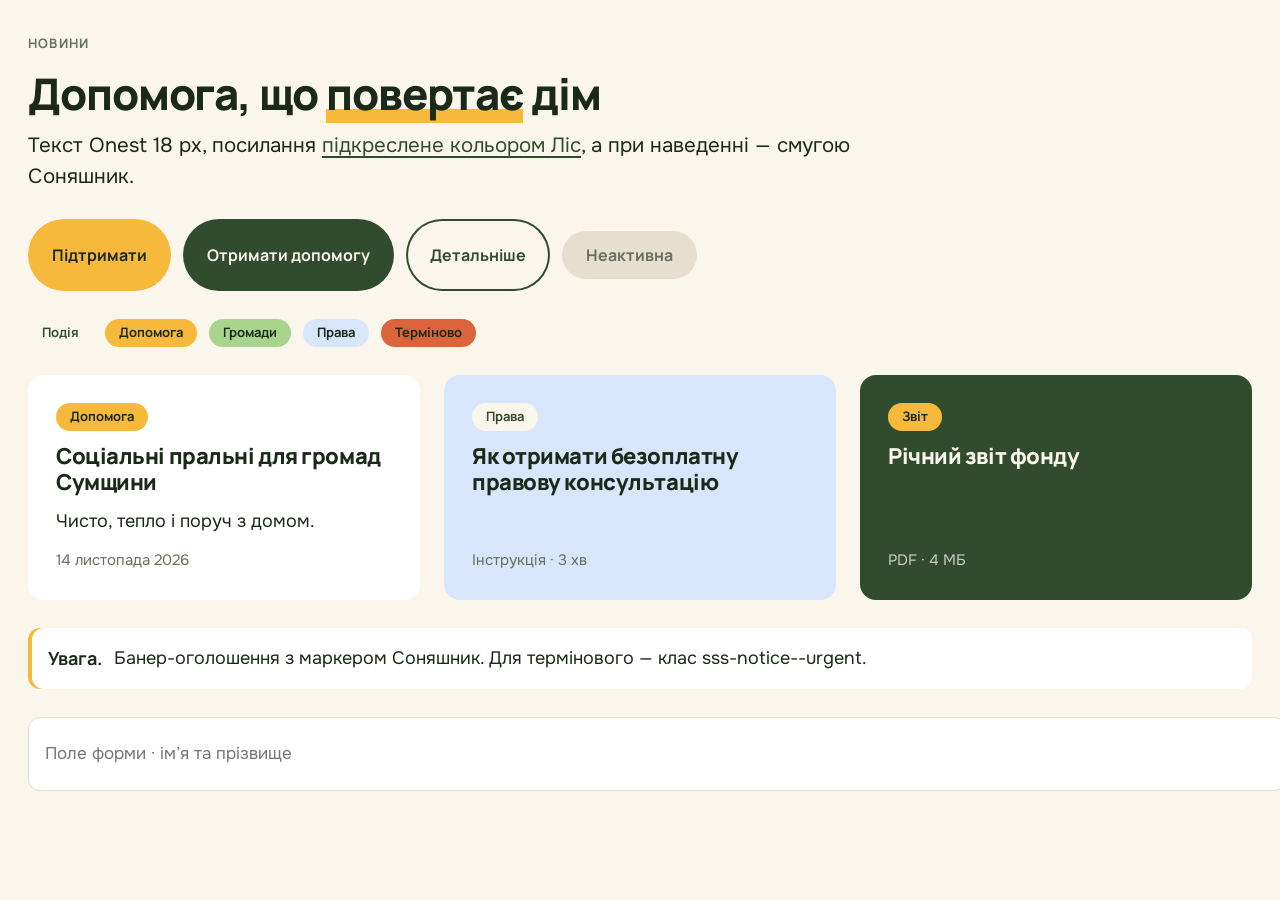
<file: web/demo.html>
<!doctype html><html lang="uk"><head><meta charset="utf-8"><meta name="viewport" content="width=device-width,initial-scale=1">
<title>SSS · веб-набір</title>
<style>
@font-face{font-family:Manrope;font-weight:700;src:url(../fonts/Manrope/Manrope-Bold.ttf)}
@font-face{font-family:Manrope;font-weight:800;src:url(../fonts/Manrope/Manrope-ExtraBold.ttf)}
@font-face{font-family:Onest;font-weight:400;src:url(../fonts/Onest/Onest-Regular.ttf)}
</style>
<link rel="stylesheet" href="sss-web.css">
<style>body{margin:0}.demo{display:grid;gap:28px;padding:28px}.row{display:flex;flex-wrap:wrap;gap:12px;align-items:center}</style>
</head><body>
<div class="demo">
  <div><span class="sss-eyebrow">Новини</span><h2 style="margin:.3em 0">Допомога, що <span class="sss-mark">повертає</span> дім</h2>
  <p class="sss-lead" style="margin:0;max-width:60ch">Текст Onest 18 px, посилання <a href="#">підкреслене кольором Ліс</a>, а при наведенні — смугою Соняшник.</p></div>
  <div class="row"><a class="sss-btn sss-btn--primary" href="#">Підтримати</a><a class="sss-btn sss-btn--secondary" href="#">Отримати допомогу</a><a class="sss-btn sss-btn--outline" href="#">Детальніше</a><button class="sss-btn sss-btn--primary" disabled>Неактивна</button></div>
  <div class="row"><span class="sss-chip">Подія</span><span class="sss-chip sss-chip--help">Допомога</span><span class="sss-chip sss-chip--community">Громади</span><span class="sss-chip sss-chip--law">Права</span><span class="sss-chip sss-chip--urgent">Терміново</span></div>
  <div class="sss-grid">
    <a class="sss-card" href="#"><span class="sss-chip sss-chip--help">Допомога</span><span class="sss-card__title">Соціальні пральні для громад Сумщини</span><p style="margin:0">Чисто, тепло і поруч з домом.</p><span class="sss-card__meta">14 листопада 2026</span></a>
    <a class="sss-card sss-card--nebo" href="#"><span class="sss-chip">Права</span><span class="sss-card__title">Як отримати безоплатну правову консультацію</span><span class="sss-card__meta">Інструкція · 3 хв</span></a>
    <a class="sss-card sss-card--lis" href="#"><span class="sss-chip sss-chip--help">Звіт</span><span class="sss-card__title">Річний звіт фонду</span><span class="sss-card__meta">PDF · 4 МБ</span></a>
  </div>
  <div class="sss-notice"><b style="font-family:var(--sss-font-head)">Увага.</b><span>Банер-оголошення з маркером Соняшник. Для термінового — клас sss-notice--urgent.</span></div>
  <input class="sss-input" placeholder="Поле форми · ім’я та прізвище">
</div></body></html>
</file>
<file: web/sss-web.css>
/* SSS · веб-набір бренд-кіту 2.0
   Благодійний фонд «Стабілізейшен Суппорт Сервісез»
   Підключення: після стилів теми. Шрифти — Google Fonts (див. нижче) або файли з папки fonts. */
@import url('https://fonts.googleapis.com/css2?family=Manrope:wght@600;700;800&family=Onest:wght@400;500;600&display=swap');

:root{
  /* Кольори */
  --sss-lis:#314C2C;       /* Ліс — ключовий */
  --sss-glybyna:#1B2A18;   /* Глибина — текст */
  --sss-moloko:#FBF6EC;    /* Молоко — фон */
  --sss-sonyashnyk:#F6B93B;/* Соняшник — акцент, кнопка дії */
  --sss-terakota:#DC643D;  /* Теракота — лише термінове */
  --sss-parostok:#A9D48E;  /* Паросток */
  --sss-nebo:#D7E6FB;      /* Небо */
  --sss-kamin:#66705F;     /* Камінь — другорядний текст */
  --sss-pisok:#E6DFD0;     /* Пісок — лінії, рамки */
  --sss-white:#FFFFFF;
  --sss-logo:#214E34;      /* лише для логотипа */
  /* Ролі */
  --sss-bg:var(--sss-moloko);
  --sss-surface:var(--sss-white);
  --sss-text:var(--sss-glybyna);
  --sss-muted:var(--sss-kamin);
  --sss-line:var(--sss-pisok);
  --sss-link:var(--sss-lis);
  --sss-focus:var(--sss-sonyashnyk);
  /* Шрифти */
  --sss-font-head:Manrope,Arial,sans-serif;
  --sss-font-text:Onest,Arial,sans-serif;
  /* Розміри */
  --sss-fs-h1:clamp(36px,5vw,64px);
  --sss-fs-h2:clamp(28px,3.4vw,44px);
  --sss-fs-h3:clamp(22px,2.2vw,28px);
  --sss-fs-body:18px;
  --sss-fs-small:15px;
  --sss-radius:16px;
  --sss-radius-pill:999px;
  --sss-gap:24px;
  --sss-max:1200px;
  --sss-ease:cubic-bezier(.2,.7,.2,1);
}

/* Типографіка */
body{background:var(--sss-bg);color:var(--sss-text);font:400 var(--sss-fs-body)/1.6 var(--sss-font-text);-webkit-font-smoothing:antialiased}
h1,h2,h3,h4{font-family:var(--sss-font-head);font-weight:800;letter-spacing:-.025em;line-height:1.08;color:var(--sss-text);text-wrap:balance}
h1{font-size:var(--sss-fs-h1)}h2{font-size:var(--sss-fs-h2)}h3{font-size:var(--sss-fs-h3)}
.sss-lead{font-size:clamp(19px,1.6vw,22px);line-height:1.5;color:var(--sss-text)}
.sss-small{font-size:var(--sss-fs-small);color:var(--sss-muted)}
.sss-eyebrow{font:700 13px/1.2 var(--sss-font-head);letter-spacing:.09em;text-transform:uppercase;color:var(--sss-muted)}
.sss-mark{box-shadow:inset 0 -.32em 0 var(--sss-sonyashnyk)}  /* маркер у заголовку, один на сторінку */

/* Посилання */
a,.sss-link{color:var(--sss-link);text-decoration:underline;text-decoration-thickness:1.5px;text-underline-offset:.2em;transition:color .2s,text-decoration-color .2s}
a:hover,.sss-link:hover{text-decoration-color:var(--sss-sonyashnyk);text-decoration-thickness:3px}
:focus-visible{outline:3px solid var(--sss-focus);outline-offset:3px;border-radius:4px}

/* Кнопки */
.sss-btn{display:inline-flex;align-items:center;justify-content:center;gap:10px;min-height:48px;padding:12px 24px;border:0;border-radius:var(--sss-radius-pill);font:700 16px/1.2 var(--sss-font-head);text-decoration:none;cursor:pointer;transition:transform .2s var(--sss-ease),background .2s,box-shadow .2s}
.sss-btn:hover{transform:translateY(-2px)}
.sss-btn--primary{background:var(--sss-sonyashnyk);color:var(--sss-glybyna)}       /* головна дія: «Підтримати», «Отримати допомогу» */
.sss-btn--primary:hover{background:#EBA92A}
.sss-btn--secondary{background:var(--sss-lis);color:var(--sss-moloko)}
.sss-btn--secondary:hover{background:#3D5C37}
.sss-btn--outline{background:transparent;color:var(--sss-lis);box-shadow:inset 0 0 0 2px currentColor}
.sss-btn--outline:hover{background:rgba(49,76,44,.06)}
.sss-btn--urgent{background:var(--sss-terakota);color:var(--sss-glybyna)}          /* лише термінове */
.sss-btn[disabled],.sss-btn[aria-disabled="true"]{background:var(--sss-pisok);color:var(--sss-kamin);cursor:not-allowed;transform:none}
.sss-on-dark .sss-btn--outline{color:var(--sss-moloko)}

/* Картки */
.sss-card{display:flex;flex-direction:column;gap:12px;background:var(--sss-surface);border-radius:var(--sss-radius);padding:28px;color:var(--sss-text);text-decoration:none;transition:transform .25s var(--sss-ease),box-shadow .25s}
a.sss-card:hover{transform:translateY(-4px);box-shadow:0 20px 40px -24px rgba(27,42,24,.35)}
.sss-card__img{margin:-28px -28px 8px;aspect-ratio:16/10;object-fit:cover;border-radius:var(--sss-radius) var(--sss-radius) 0 0;width:calc(100% + 56px)}
.sss-card__title{font:800 22px/1.2 var(--sss-font-head);letter-spacing:-.02em}
.sss-card__meta{font-size:var(--sss-fs-small);color:var(--sss-muted);margin-top:auto}
.sss-card--lis{background:var(--sss-lis);color:var(--sss-moloko)}
.sss-card--lis .sss-card__meta{color:#C9D3C2}
.sss-card--nebo{background:var(--sss-nebo)}
.sss-card--parostok{background:var(--sss-parostok)}
.sss-card--sonyashnyk{background:var(--sss-sonyashnyk)}

/* Мітки рубрик */
.sss-chip{display:inline-flex;align-items:center;padding:6px 14px;border-radius:var(--sss-radius-pill);font:700 13px/1.2 var(--sss-font-head);background:var(--sss-moloko);color:var(--sss-lis);width:max-content}
.sss-chip--help{background:var(--sss-sonyashnyk);color:var(--sss-glybyna)}
.sss-chip--community{background:var(--sss-parostok);color:var(--sss-glybyna)}
.sss-chip--law{background:var(--sss-nebo);color:var(--sss-glybyna)}
.sss-chip--urgent{background:var(--sss-terakota);color:var(--sss-glybyna)}

/* Сітка і секції */
.sss-wrap{max-width:var(--sss-max);margin-inline:auto;padding-inline:clamp(16px,4vw,40px)}
.sss-grid{display:grid;gap:var(--sss-gap);grid-template-columns:repeat(auto-fill,minmax(min(100%,300px),1fr))}
.sss-section{padding-block:clamp(56px,8vw,112px)}
.sss-section--lis{background:var(--sss-lis);color:var(--sss-moloko)}
.sss-section--lis h1,.sss-section--lis h2,.sss-section--lis h3{color:var(--sss-moloko)}
.sss-section--lis a{color:var(--sss-sonyashnyk)}

/* Форми */
.sss-input{width:100%;min-height:48px;padding:12px 16px;border:1.5px solid var(--sss-pisok);border-radius:12px;background:var(--sss-white);font:400 17px var(--sss-font-text);color:var(--sss-text)}
.sss-input:focus{border-color:var(--sss-lis);outline:3px solid rgba(246,185,59,.5);outline-offset:0}

/* Банер-оголошення */
.sss-notice{display:flex;gap:12px;align-items:flex-start;padding:16px 20px;border-radius:12px;background:var(--sss-white);box-shadow:inset 4px 0 0 var(--sss-sonyashnyk)}
.sss-notice--urgent{box-shadow:inset 4px 0 0 var(--sss-terakota)}

@media (prefers-reduced-motion:reduce){.sss-btn,.sss-card{transition:none}.sss-btn:hover,a.sss-card:hover{transform:none}}

/* Градієнти (див. правила сусідніх кольорів у брендбуці) */
.sss-grad-ranok{background:linear-gradient(135deg,#F6B93B 0%,#DC643D 100%);color:var(--sss-glybyna)}
.sss-grad-pole{background:linear-gradient(135deg,#A9D48E 0%,#F6B93B 100%);color:var(--sss-glybyna)}
.sss-grad-lis{background:linear-gradient(180deg,#314C2C 0%,#1B2A18 100%);color:var(--sss-moloko)}
.sss-grad-prostir{background:linear-gradient(180deg,#D7E6FB 0%,#FBF6EC 100%);color:var(--sss-glybyna)}
</file>
